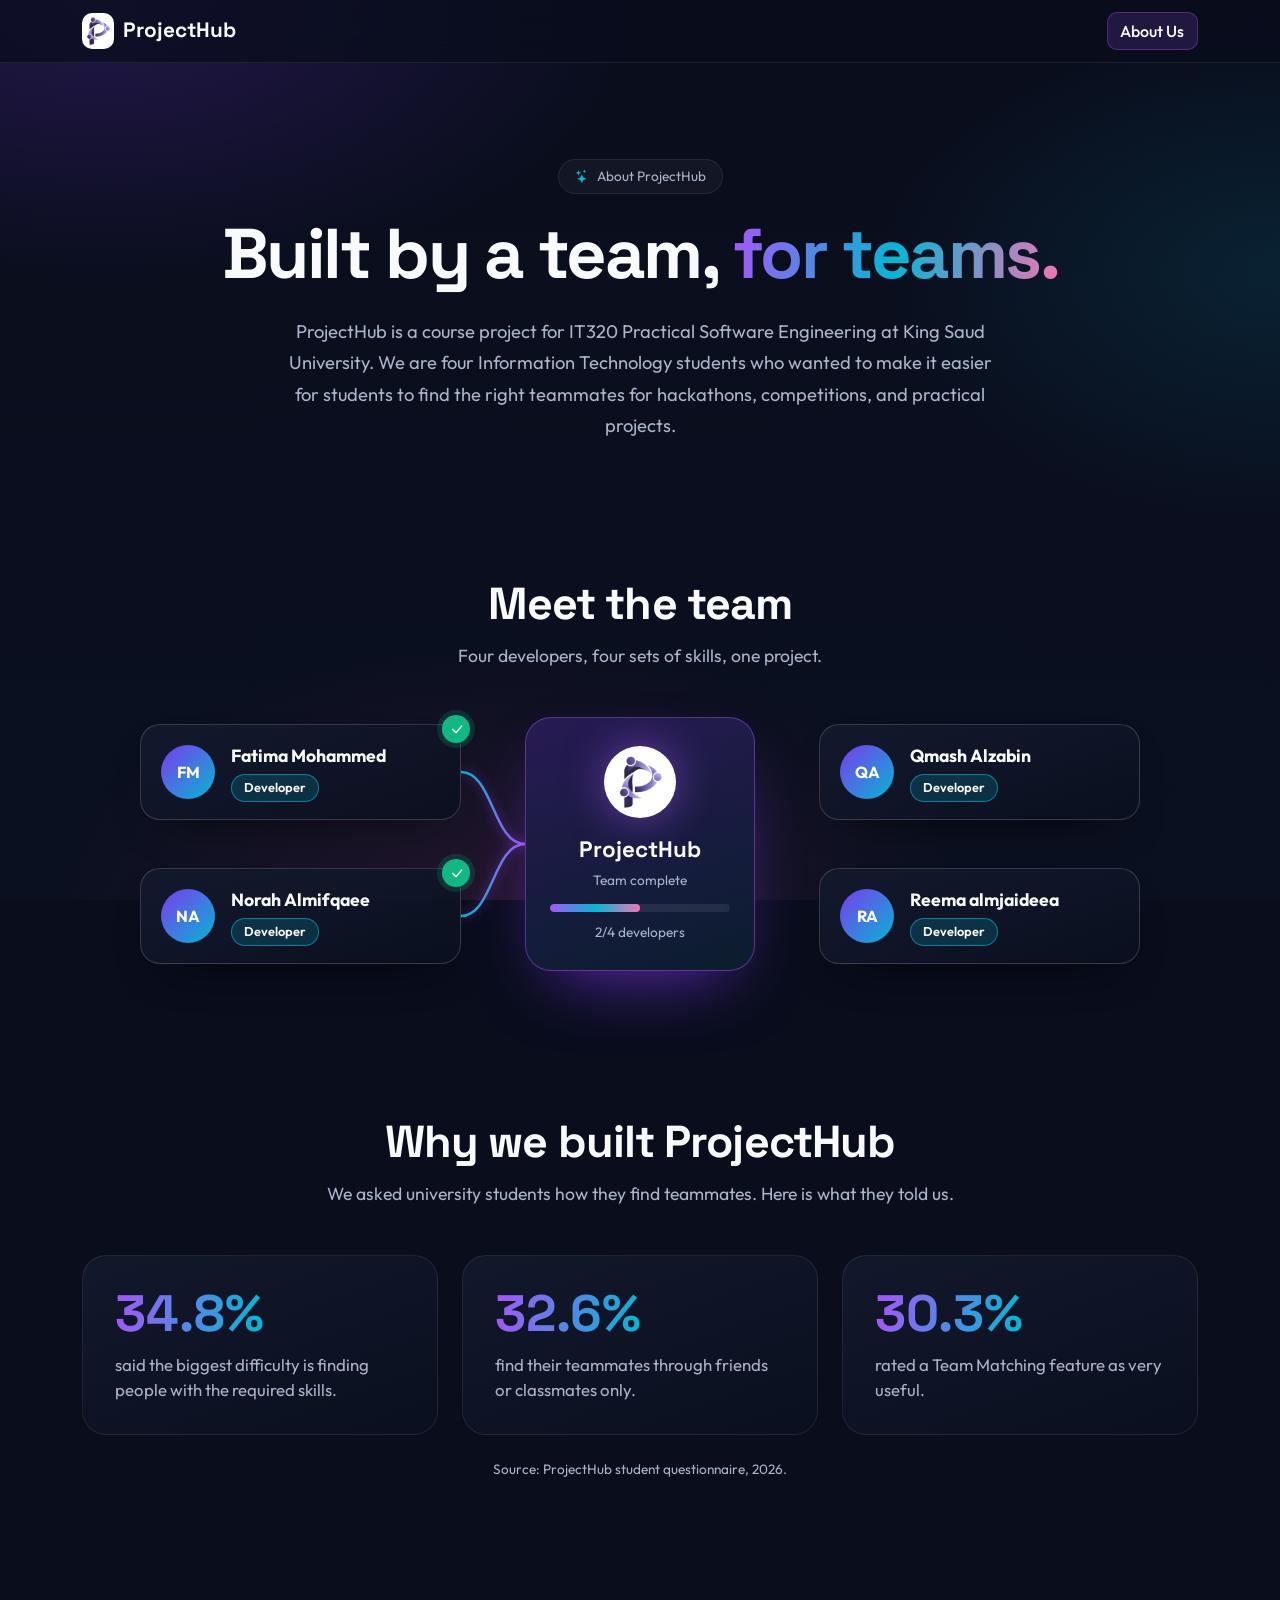
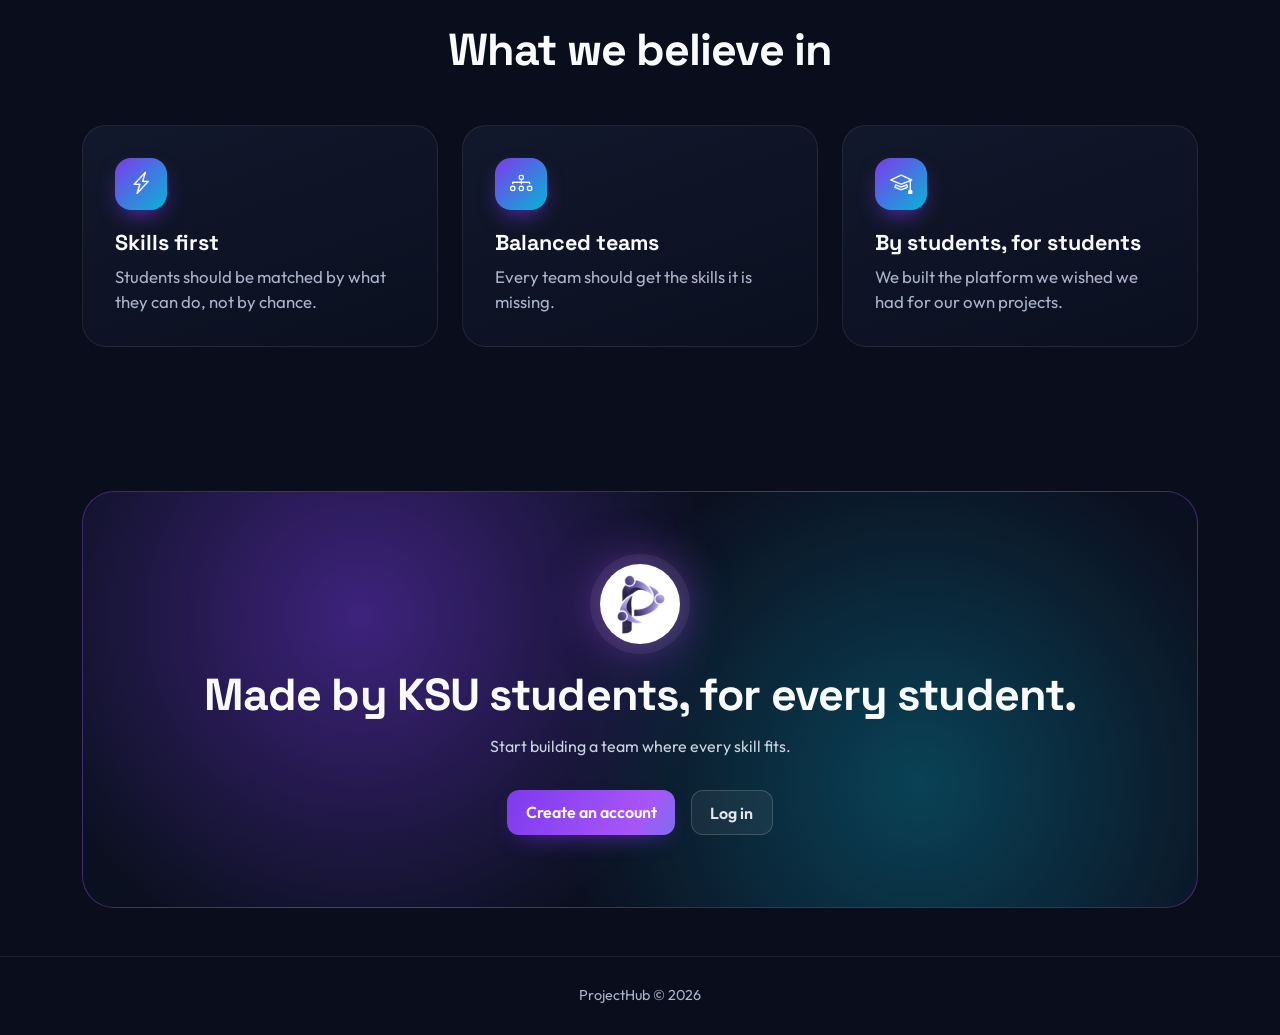
<file: pages/about.html>
<!DOCTYPE html>
<html lang="en" data-bs-theme="dark">
<head>
  <meta charset="UTF-8">
  <meta name="viewport" content="width=device-width, initial-scale=1.0">
  <title>About Us | ProjectHub</title>
  <link rel="icon" href="../images/logo.png">
  <link rel="stylesheet" href="https://cdn.jsdelivr.net/npm/bootstrap@5.3.3/dist/css/bootstrap.min.css">
  <link rel="stylesheet" href="https://cdn.jsdelivr.net/npm/bootstrap-icons@1.11.3/font/bootstrap-icons.min.css">
  <link rel="preconnect" href="https://fonts.googleapis.com">
  <link href="https://fonts.googleapis.com/css2?family=Outfit:wght@400;500;600;700&family=Space+Grotesk:wght@500;600;700&display=swap" rel="stylesheet">
  <link rel="stylesheet" href="../css/style.css">
  <link rel="stylesheet" href="../css/about.css">
  <script>
    // Tell the CSS that JavaScript is on, so content stays visible without it
    document.documentElement.classList.add("js");
  </script>
</head>
<body>
  <nav id="navbar"></nav>

  <main class="about">

    <!-- ===== Intro ===== -->
    <section class="about-hero">
      <div class="container">
        <span class="about-eyebrow reveal"><i class="bi bi-stars"></i>About ProjectHub</span>
        <h1 class="reveal">Built by a team, <span class="gradient-text">for teams.</span></h1>
        <p class="reveal">ProjectHub is a course project for IT320 Practical Software Engineering at King Saud University. We are four Information Technology students who wanted to make it easier for students to find the right teammates for hackathons, competitions, and practical projects.</p>
      </div>
    </section>

    <!-- ===== The team ===== -->
    <section class="about-section">
      <div class="container">
        <header class="about-head reveal">
          <h2>Meet the team</h2>
          <p>Four developers, four sets of skills, one project.</p>
        </header>

        <div class="team-stage" id="teamStage">
          <svg class="team-lines" id="teamLines" aria-hidden="true">
            <defs>
              <linearGradient id="teamLineColor" x1="0" y1="0" x2="1" y2="0">
                <stop offset="0" stop-color="#06B6D4"/>
                <stop offset="1" stop-color="#A855F7"/>
              </linearGradient>
            </defs>
            <path class="team-line"/><path class="team-line"/><path class="team-line"/><path class="team-line"/>
          </svg>

          <div class="team-column">
          <div class="member-card" id="member0">
            <span class="member-avatar">FM</span>
            <span class="member-info"><strong>Fatima Mohammed</strong><span class="member-role">Developer</span></span>
            <i class="bi bi-check-lg member-check"></i>
          </div>
          <div class="member-card" id="member1">
            <span class="member-avatar">NA</span>
            <span class="member-info"><strong>Norah Almifqaee</strong><span class="member-role">Developer</span></span>
            <i class="bi bi-check-lg member-check"></i>
          </div>
          </div>

          <div class="hub-card" id="hubCard">
            <span class="hub-logo"><img src="../images/logo.png" alt=""></span>
            <strong>ProjectHub</strong>
            <span class="hub-label">Team complete</span>
            <span class="hub-progress"><span class="hub-fill" id="hubFill"></span></span>
            <span class="hub-count"><span id="hubCount">4</span>/4 developers</span>
          </div>

          <div class="team-column">
          <div class="member-card" id="member2">
            <span class="member-avatar">QA</span>
            <span class="member-info"><strong>Qmash Alzabin</strong><span class="member-role">Developer</span></span>
            <i class="bi bi-check-lg member-check"></i>
          </div>
          <div class="member-card" id="member3">
            <span class="member-avatar">RA</span>
            <span class="member-info"><strong>Reema almjaideea</strong><span class="member-role">Developer</span></span>
            <i class="bi bi-check-lg member-check"></i>
          </div>
          </div>
        </div>
      </div>
    </section>

    <!-- ===== Why we built it ===== -->
    <section class="about-section">
      <div class="container">
        <header class="about-head reveal">
          <h2>Why we built ProjectHub</h2>
          <p>We asked university students how they find teammates. Here is what they told us.</p>
        </header>

        <div class="row g-4">
          <div class="col-md-4">
            <div class="number-card reveal">
              <span class="big-number" data-count="93.9">93.9%</span>
              <p>said the biggest difficulty is finding people with the required skills.</p>
            </div>
          </div>
          <div class="col-md-4">
            <div class="number-card reveal delay-1">
              <span class="big-number" data-count="87.9">87.9%</span>
              <p>find their teammates through friends or classmates only.</p>
            </div>
          </div>
          <div class="col-md-4">
            <div class="number-card reveal delay-2">
              <span class="big-number" data-count="81.8">81.8%</span>
              <p>rated a Team Matching feature as very useful.</p>
            </div>
          </div>
        </div>
        <p class="about-source reveal">Source: ProjectHub student questionnaire, 2026.</p>
      </div>
    </section>

    <!-- ===== Our values ===== -->
    <section class="about-section">
      <div class="container">
        <header class="about-head reveal">
          <h2>What we believe in</h2>
        </header>

        <div class="row g-4">
          <div class="col-md-4">
            <div class="value-card reveal">
              <span class="value-icon"><i class="bi bi-lightning-charge"></i></span>
              <h3>Skills first</h3>
              <p>Students should be matched by what they can do, not by chance.</p>
            </div>
          </div>
          <div class="col-md-4">
            <div class="value-card reveal delay-1">
              <span class="value-icon"><i class="bi bi-diagram-3"></i></span>
              <h3>Balanced teams</h3>
              <p>Every team should get the skills it is missing.</p>
            </div>
          </div>
          <div class="col-md-4">
            <div class="value-card reveal delay-2">
              <span class="value-icon"><i class="bi bi-mortarboard"></i></span>
              <h3>By students, for students</h3>
              <p>We built the platform we wished we had for our own projects.</p>
            </div>
          </div>
        </div>
      </div>
    </section>

    <!-- ===== Closing ===== -->
    <section class="about-section pb-5">
      <div class="container">
        <div class="about-cta reveal">
          <span class="cta-logo"><img src="../images/logo.png" alt=""></span>
          <h2>Made by KSU students, for every student.</h2>
          <p>Start building a team where every skill fits.</p>
          <div class="d-flex flex-wrap justify-content-center gap-3" id="aboutButtons"></div>
        </div>
      </div>
    </section>
  </main>

  <footer class="ph-footer">
    <span>ProjectHub &copy; 2026</span>
  </footer>

  <script src="https://cdn.jsdelivr.net/npm/bootstrap@5.3.3/dist/js/bootstrap.bundle.min.js"></script>
  <script src="../js/data.js"></script>
  <script src="../js/main.js"></script>
  <script src="../js/about.js"></script>
  <script>
    setupAboutPage();
  </script>
</body>
</html>
</file>
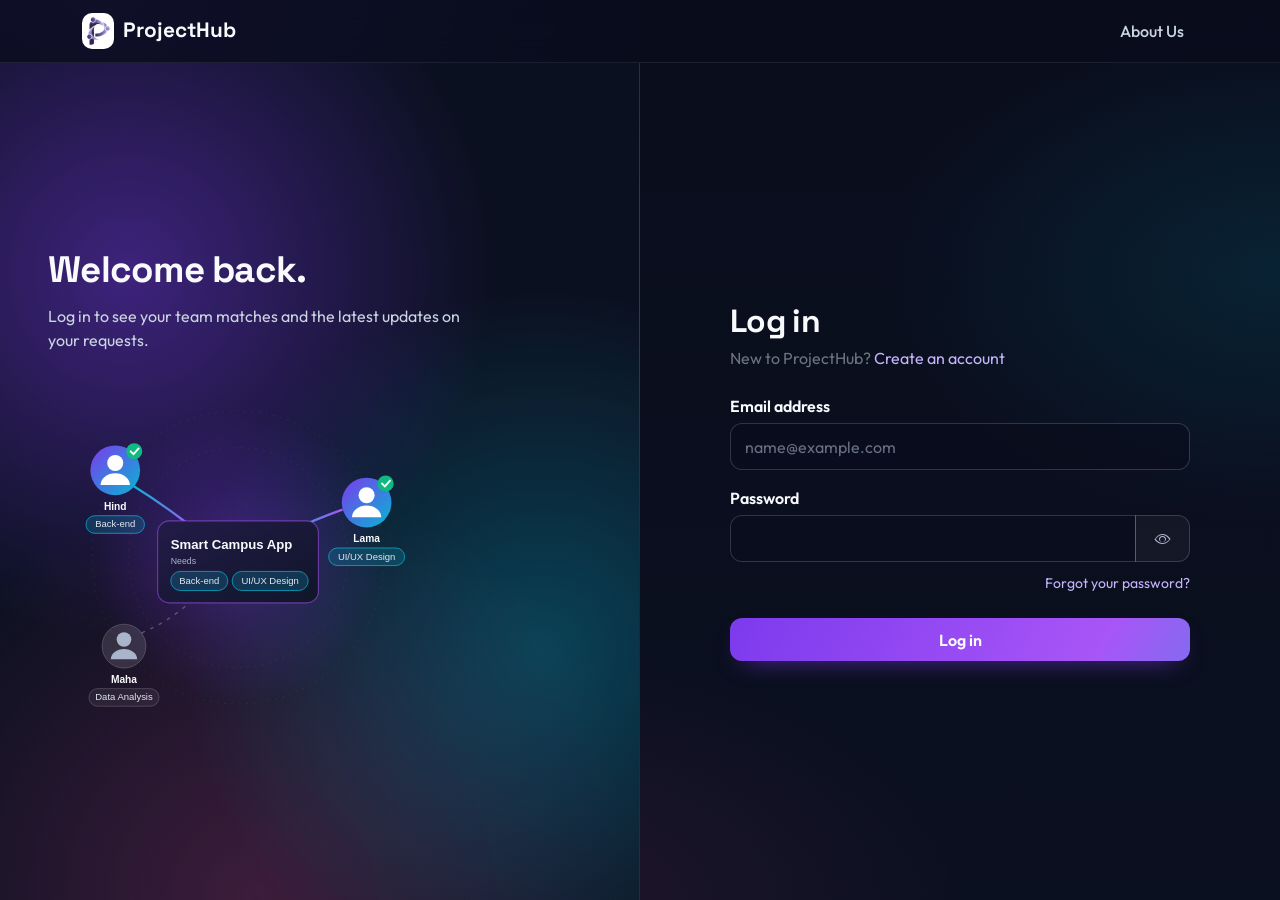
<file: pages/admin.html>
<!DOCTYPE html>
<html lang="en" data-bs-theme="dark">
<head>
  <meta charset="UTF-8">
  <meta name="viewport" content="width=device-width, initial-scale=1.0">
  <title>Admin Dashboard | ProjectHub</title>
  <link rel="icon" href="../images/logo.png">
  <link rel="stylesheet" href="https://cdn.jsdelivr.net/npm/bootstrap@5.3.3/dist/css/bootstrap.min.css">
  <link rel="stylesheet" href="https://cdn.jsdelivr.net/npm/bootstrap-icons@1.11.3/font/bootstrap-icons.min.css">
  <link rel="preconnect" href="https://fonts.googleapis.com">
  <link href="https://fonts.googleapis.com/css2?family=Outfit:wght@400;500;600;700&family=Space+Grotesk:wght@500;600;700&display=swap" rel="stylesheet">
  <link rel="stylesheet" href="../css/style.css">
</head>
<body>
  <nav id="navbar"></nav>

  <main>
    <div class="container">
      <div class="page-header">
        <h1>Admin dashboard</h1>
        <p>Monitor the students and teams on ProjectHub, and remove fake or inappropriate ones.</p>
      </div>

      <div class="row g-3 mb-4">
        <div class="col-md-4">
          <div class="ph-card stat-card">
            <span class="icon-box"><i class="bi bi-person-lines-fill"></i></span>
            <span><span class="number d-block" id="studentsCount">0</span><span class="meta">Registered students</span></span>
          </div>
        </div>
        <div class="col-md-4">
          <div class="ph-card stat-card">
            <span class="icon-box"><i class="bi bi-people"></i></span>
            <span><span class="number d-block" id="teamsCount">0</span><span class="meta">Teams</span></span>
          </div>
        </div>
        <div class="col-md-4">
          <div class="ph-card stat-card">
            <span class="icon-box"><i class="bi bi-envelope"></i></span>
            <span><span class="number d-block" id="requestsCount">0</span><span class="meta">Pending join requests</span></span>
          </div>
        </div>
      </div>

      <ul class="nav ph-tabs mb-4" role="tablist">
        <li class="nav-item" role="presentation">
          <button class="nav-link active" id="studentsTab" data-bs-toggle="tab" data-bs-target="#studentsPanel" type="button" role="tab">
            <i class="bi bi-person-lines-fill me-1"></i>Students
          </button>
        </li>
        <li class="nav-item" role="presentation">
          <button class="nav-link" id="teamsTab" data-bs-toggle="tab" data-bs-target="#teamsPanel" type="button" role="tab">
            <i class="bi bi-people me-1"></i>Teams
          </button>
        </li>
      </ul>

      <div class="tab-content mb-5">
        <div class="tab-pane fade show active" id="studentsPanel" role="tabpanel">
          <div id="studentsList"></div>
        </div>
        <div class="tab-pane fade" id="teamsPanel" role="tabpanel">
          <div id="teamsList"></div>
        </div>
      </div>
    </div>
  </main>

  <footer class="ph-footer">
    <span>ProjectHub &copy; 2026</span>
  </footer>

  <script src="https://cdn.jsdelivr.net/npm/bootstrap@5.3.3/dist/js/bootstrap.bundle.min.js"></script>
  <script src="../js/data.js"></script>
  <script src="../js/main.js"></script>
  <script src="../js/admin.js"></script>
  <script>
    setupAdminPage();
  </script>
</body>
</html>
</file>
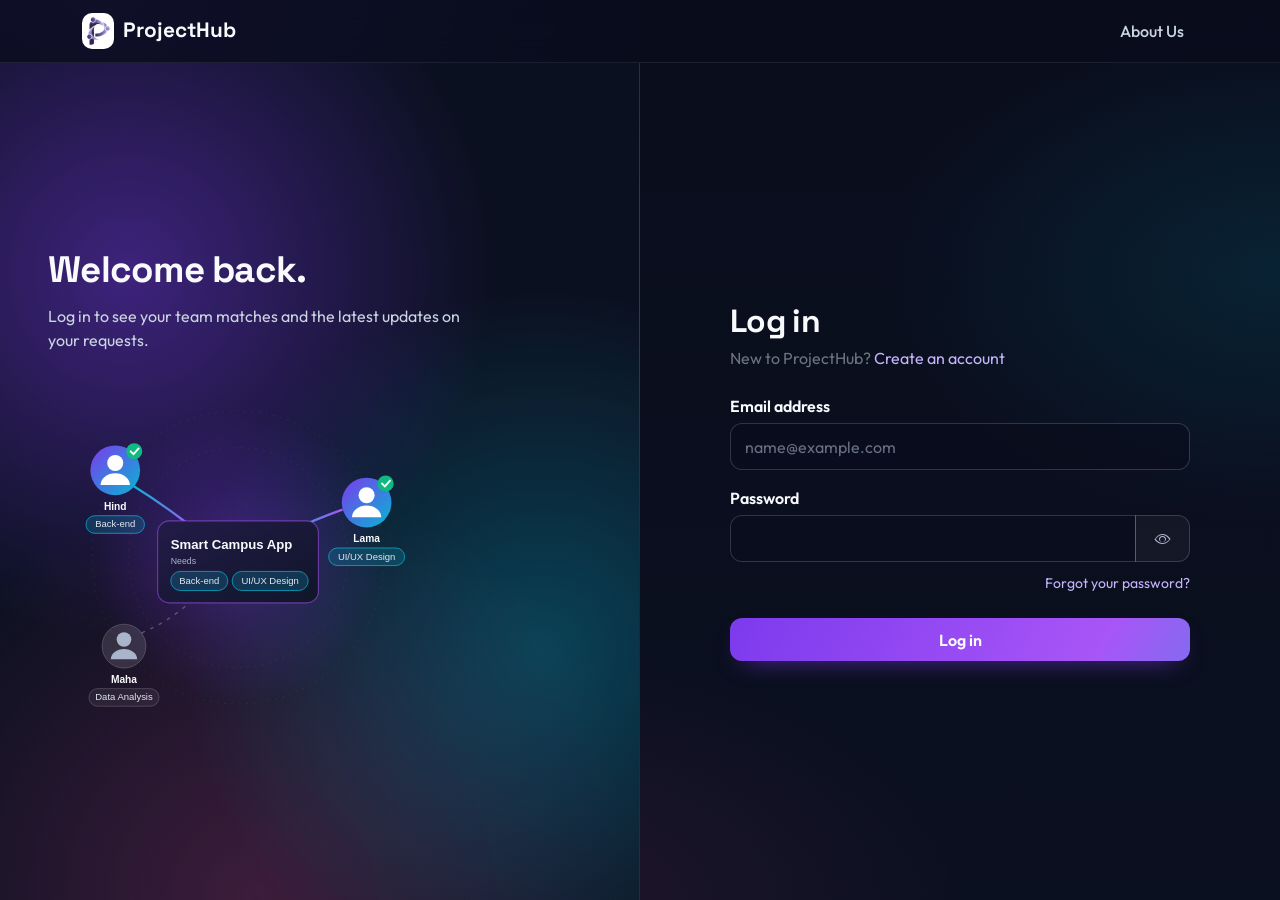
<file: pages/create-team.html>
<!DOCTYPE html>
<html lang="en" data-bs-theme="dark">
<head>
  <meta charset="UTF-8">
  <meta name="viewport" content="width=device-width, initial-scale=1.0">
  <title>Create team | ProjectHub</title>
  <link rel="icon" href="../images/logo.png">
  <link rel="stylesheet" href="https://cdn.jsdelivr.net/npm/bootstrap@5.3.3/dist/css/bootstrap.min.css">
  <link rel="stylesheet" href="https://cdn.jsdelivr.net/npm/bootstrap-icons@1.11.3/font/bootstrap-icons.min.css">
  <link rel="preconnect" href="https://fonts.googleapis.com">
  <link href="https://fonts.googleapis.com/css2?family=Outfit:wght@400;500;600;700&family=Space+Grotesk:wght@500;600;700&display=swap" rel="stylesheet">
  <link rel="stylesheet" href="../css/style.css">
</head>
<body>
  <nav id="navbar"></nav>

  <main id="pageContent">
    <div class="container">
      <div class="page-header">
        <h1>Create a team</h1>
        <p>Post your team so students with the right skills can find it.</p>
      </div>
      <div class="ph-card mb-5" style="max-width: 760px;">
        <form id="teamForm" novalidate>
          <div class="mb-3">
            <label class="form-label" for="title">Team title</label>
            <input type="text" class="form-control" id="title" placeholder="e.g. Smart Campus App">
          </div>

          <div class="mb-3">
            <label class="form-label" for="description">Description</label>
            <textarea class="form-control" id="description" rows="4" placeholder="What is the project or competition about, and what will the team build?"></textarea>
          </div>

          <div class="mb-3">
            <label class="form-label" for="type">Team type</label>
            <select class="form-select" id="type">
              <option value="">Choose a type</option>
              <option value="Hackathon">Hackathon</option>
              <option value="Competition">Competition</option>
              <option value="Practical Project">Practical Project</option>
            </select>
          </div>

          <div class="mb-3">
            <label class="form-label" for="skills">Required skills</label>
            <input type="hidden" id="skills">
            <div class="form-text">The skills your team still needs.</div>
          </div>

          <div class="mb-3">
            <label class="form-label" for="positions">Open positions</label>
            <input type="hidden" id="positions">
            <div class="form-text">The roles your team is looking for.</div>
          </div>

          <div class="d-flex justify-content-end gap-2 mt-4">
            <a class="btn btn-soft" href="../index.html">Cancel</a>
            <button type="submit" class="btn btn-primary"><i class="bi bi-plus-lg me-1"></i>Create team</button>
          </div>
        </form>
      </div>
    </div>
  </main>

  <footer class="ph-footer">
    <span>ProjectHub &copy; 2026</span>
  </footer>

  <script src="https://cdn.jsdelivr.net/npm/bootstrap@5.3.3/dist/js/bootstrap.bundle.min.js"></script>
  <script src="../js/data.js"></script>
  <script src="../js/main.js"></script>
  <script src="../js/teams.js"></script>
  <script>
    setupCreateTeamPage();
  </script>
</body>
</html>
</file>
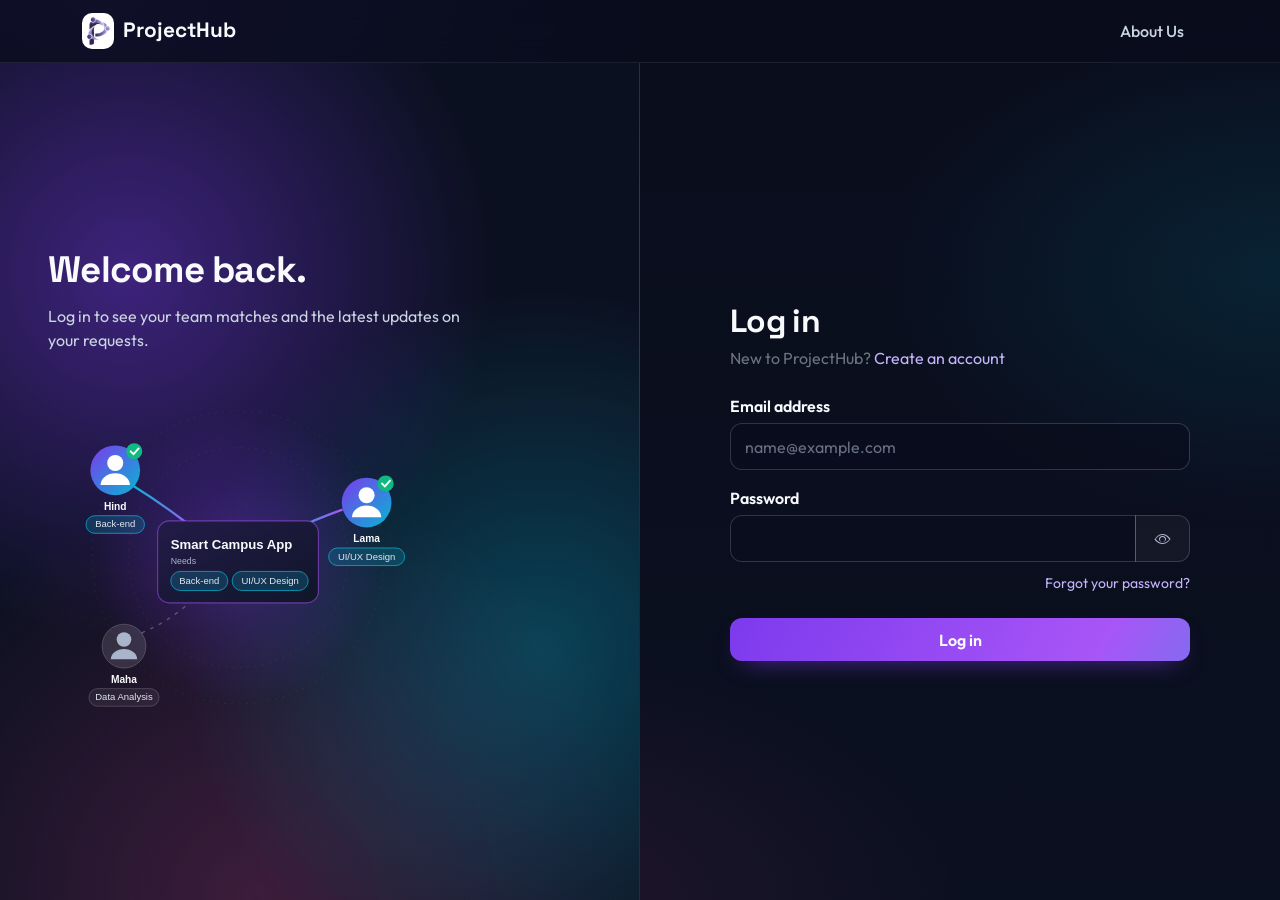
<file: pages/delete-team.html>
<!DOCTYPE html>
<html lang="en" data-bs-theme="dark">
<head>
  <meta charset="UTF-8">
  <meta name="viewport" content="width=device-width, initial-scale=1.0">
  <title>Delete team | ProjectHub</title>
  <link rel="icon" href="../images/logo.png">
  <link rel="stylesheet" href="https://cdn.jsdelivr.net/npm/bootstrap@5.3.3/dist/css/bootstrap.min.css">
  <link rel="stylesheet" href="https://cdn.jsdelivr.net/npm/bootstrap-icons@1.11.3/font/bootstrap-icons.min.css">
  <link rel="preconnect" href="https://fonts.googleapis.com">
  <link href="https://fonts.googleapis.com/css2?family=Outfit:wght@400;500;600;700&family=Space+Grotesk:wght@500;600;700&display=swap" rel="stylesheet">
  <link rel="stylesheet" href="../css/style.css">
</head>
<body>
  <nav id="navbar"></nav>

  <main id="pageContent">
    <div class="container py-5">
      <div class="ph-card mx-auto text-center" style="max-width: 520px;">
        <i class="bi bi-exclamation-triangle danger-icon"></i>
        <h1 class="h3 mt-3">Delete this team?</h1>
        <p class="mb-1">You are about to delete <strong id="teamName"></strong>.</p>
        <p class="meta" id="teamInfo"></p>
        <p class="text-secondary">The team and all of its join requests will be removed. This cannot be undone.</p>
        <div class="d-flex justify-content-center gap-2 mt-4">
          <a class="btn btn-soft" id="cancelLink" href="#">Cancel</a>
          <button class="btn btn-danger" id="confirmDeleteButton"><i class="bi bi-trash me-1"></i>Yes, delete team</button>
        </div>
      </div>
    </div>
  </main>

  <footer class="ph-footer">
    <span>ProjectHub &copy; 2026</span>
  </footer>

  <script src="https://cdn.jsdelivr.net/npm/bootstrap@5.3.3/dist/js/bootstrap.bundle.min.js"></script>
  <script src="../js/data.js"></script>
  <script src="../js/main.js"></script>
  <script src="../js/teams.js"></script>
  <script>
    setupDeleteTeamPage();
  </script>
</body>
</html>
</file>
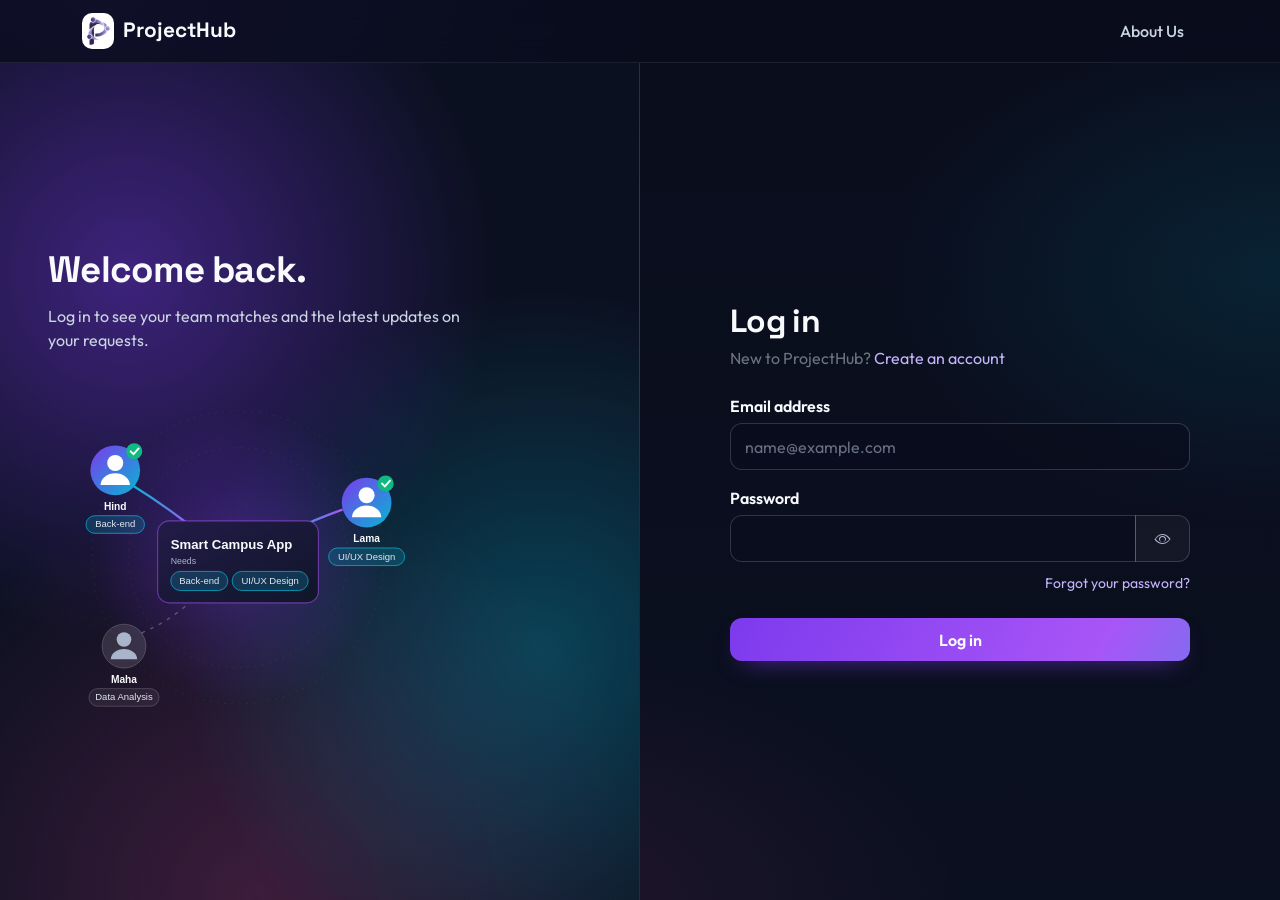
<file: pages/edit-team.html>
<!DOCTYPE html>
<html lang="en" data-bs-theme="dark">
<head>
  <meta charset="UTF-8">
  <meta name="viewport" content="width=device-width, initial-scale=1.0">
  <title>Edit team | ProjectHub</title>
  <link rel="icon" href="../images/logo.png">
  <link rel="stylesheet" href="https://cdn.jsdelivr.net/npm/bootstrap@5.3.3/dist/css/bootstrap.min.css">
  <link rel="stylesheet" href="https://cdn.jsdelivr.net/npm/bootstrap-icons@1.11.3/font/bootstrap-icons.min.css">
  <link rel="preconnect" href="https://fonts.googleapis.com">
  <link href="https://fonts.googleapis.com/css2?family=Outfit:wght@400;500;600;700&family=Space+Grotesk:wght@500;600;700&display=swap" rel="stylesheet">
  <link rel="stylesheet" href="../css/style.css">
</head>
<body>
  <nav id="navbar"></nav>

  <main id="pageContent">
    <div class="container">
      <div class="page-header">
        <h1>Edit team</h1>
        <p>Keep your team information up to date.</p>
      </div>
      <div class="ph-card mb-5" style="max-width: 760px;">
        <form id="teamForm" novalidate>
          <div class="mb-3">
            <label class="form-label" for="title">Team title</label>
            <input type="text" class="form-control" id="title" placeholder="e.g. Smart Campus App">
          </div>

          <div class="mb-3">
            <label class="form-label" for="description">Description</label>
            <textarea class="form-control" id="description" rows="4" placeholder="What is the project or competition about, and what will the team build?"></textarea>
          </div>

          <div class="mb-3">
            <label class="form-label" for="type">Team type</label>
            <select class="form-select" id="type">
              <option value="">Choose a type</option>
              <option value="Hackathon">Hackathon</option>
              <option value="Competition">Competition</option>
              <option value="Practical Project">Practical Project</option>
            </select>
          </div>

          <div class="mb-3">
            <label class="form-label" for="skills">Required skills</label>
            <input type="hidden" id="skills">
            <div class="form-text">The skills your team still needs.</div>
          </div>

          <div class="mb-3">
            <label class="form-label" for="positions">Open positions</label>
            <input type="hidden" id="positions">
            <div class="form-text">The roles your team is looking for.</div>
          </div>

          <div class="d-flex justify-content-end gap-2 mt-4">
            <a class="btn btn-soft" id="cancelLink" href="#">Cancel</a>
            <button type="submit" class="btn btn-primary">Save changes</button>
          </div>
        </form>
      </div>
    </div>
  </main>

  <footer class="ph-footer">
    <span>ProjectHub &copy; 2026</span>
  </footer>

  <script src="https://cdn.jsdelivr.net/npm/bootstrap@5.3.3/dist/js/bootstrap.bundle.min.js"></script>
  <script src="../js/data.js"></script>
  <script src="../js/main.js"></script>
  <script src="../js/teams.js"></script>
  <script>
    setupEditTeamPage();
  </script>
</body>
</html>
</file>
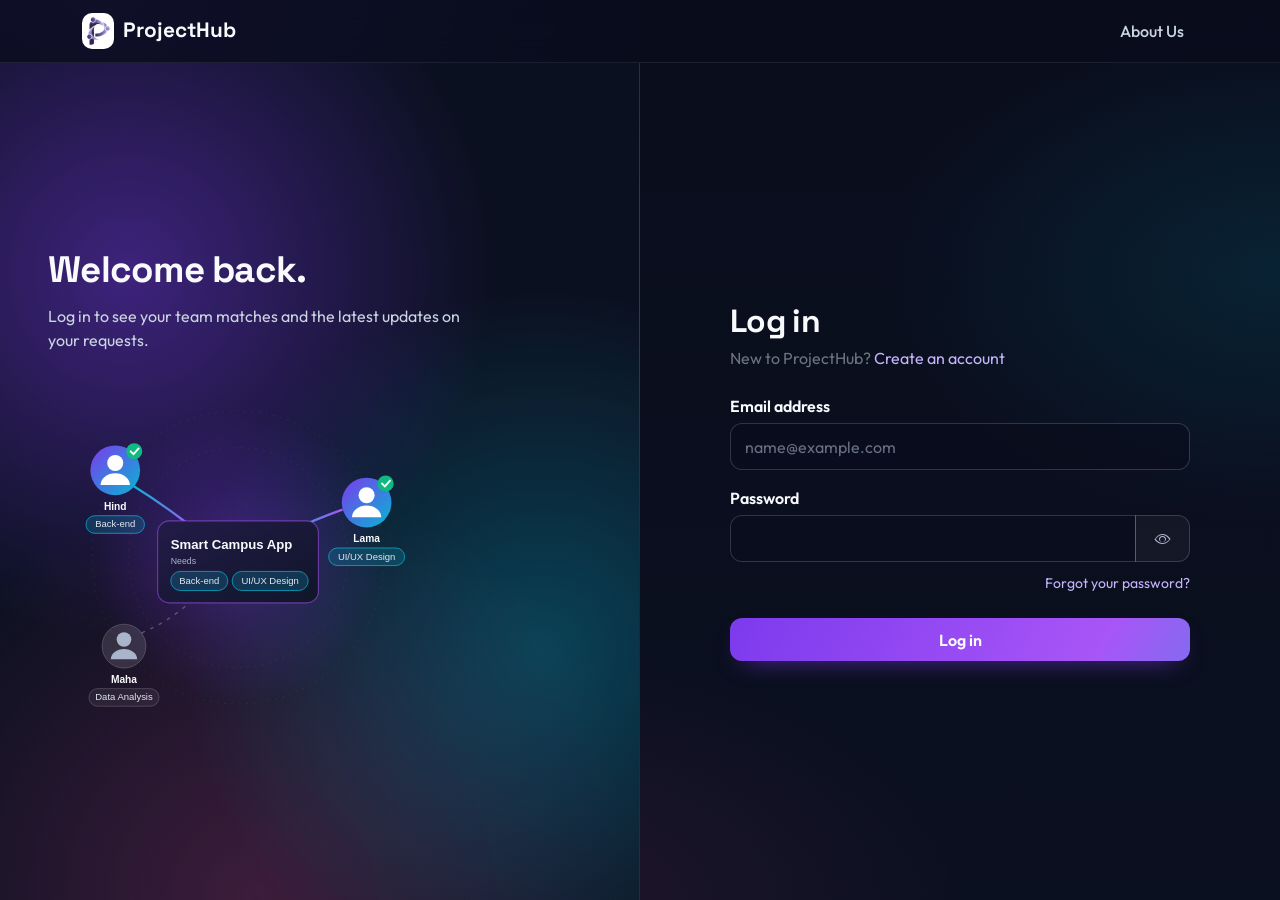
<file: pages/login.html>
<!DOCTYPE html>
<html lang="en" data-bs-theme="dark">
<head>
  <meta charset="UTF-8">
  <meta name="viewport" content="width=device-width, initial-scale=1.0">
  <title>Log in | ProjectHub</title>
  <link rel="icon" href="../images/logo.png">
  <link rel="stylesheet" href="https://cdn.jsdelivr.net/npm/bootstrap@5.3.3/dist/css/bootstrap.min.css">
  <link rel="stylesheet" href="https://cdn.jsdelivr.net/npm/bootstrap-icons@1.11.3/font/bootstrap-icons.min.css">
  <link rel="preconnect" href="https://fonts.googleapis.com">
  <link href="https://fonts.googleapis.com/css2?family=Outfit:wght@400;500;600;700&family=Space+Grotesk:wght@500;600;700&display=swap" rel="stylesheet">
  <link rel="stylesheet" href="../css/style.css">
</head>
<body>
  <nav id="navbar"></nav>

  <main class="auth-wrapper">
    <div class="auth-side">
      <h2>Welcome back.</h2>
      <p>Log in to see your team matches and the latest updates on your requests.</p>
      <img src="../images/hero-matching.svg" alt="">
    </div>
    <div class="auth-form">
      <div class="auth-box">
        <h1>Log in</h1>
        <p class="text-secondary">New to ProjectHub? <a href="register.html">Create an account</a></p>

        <form id="loginForm" class="mt-4" novalidate>
          <div class="mb-3">
            <label class="form-label" for="email">Email address</label>
            <input type="email" class="form-control" id="email" placeholder="name@example.com" autocomplete="email">
          </div>

          <div class="mb-2">
            <label class="form-label" for="password">Password</label>
            <div class="input-group">
              <input type="password" class="form-control" id="password" autocomplete="current-password">
              <button class="btn btn-outline-secondary toggle-password" type="button" data-target="password" aria-label="Show password"><i class="bi bi-eye"></i></button>
            </div>
          </div>

          <div class="text-end mb-4">
            <a class="small" href="reset-password.html">Forgot your password?</a>
          </div>

          <button type="submit" class="btn btn-primary w-100">Log in</button>
        </form>
      </div>
    </div>
  </main>

  <script src="https://cdn.jsdelivr.net/npm/bootstrap@5.3.3/dist/js/bootstrap.bundle.min.js"></script>
  <script src="../js/data.js"></script>
  <script src="../js/main.js"></script>
  <script src="../js/auth.js"></script>
  <script>
    setupLoginPage();
  </script>
</body>
</html>
</file>
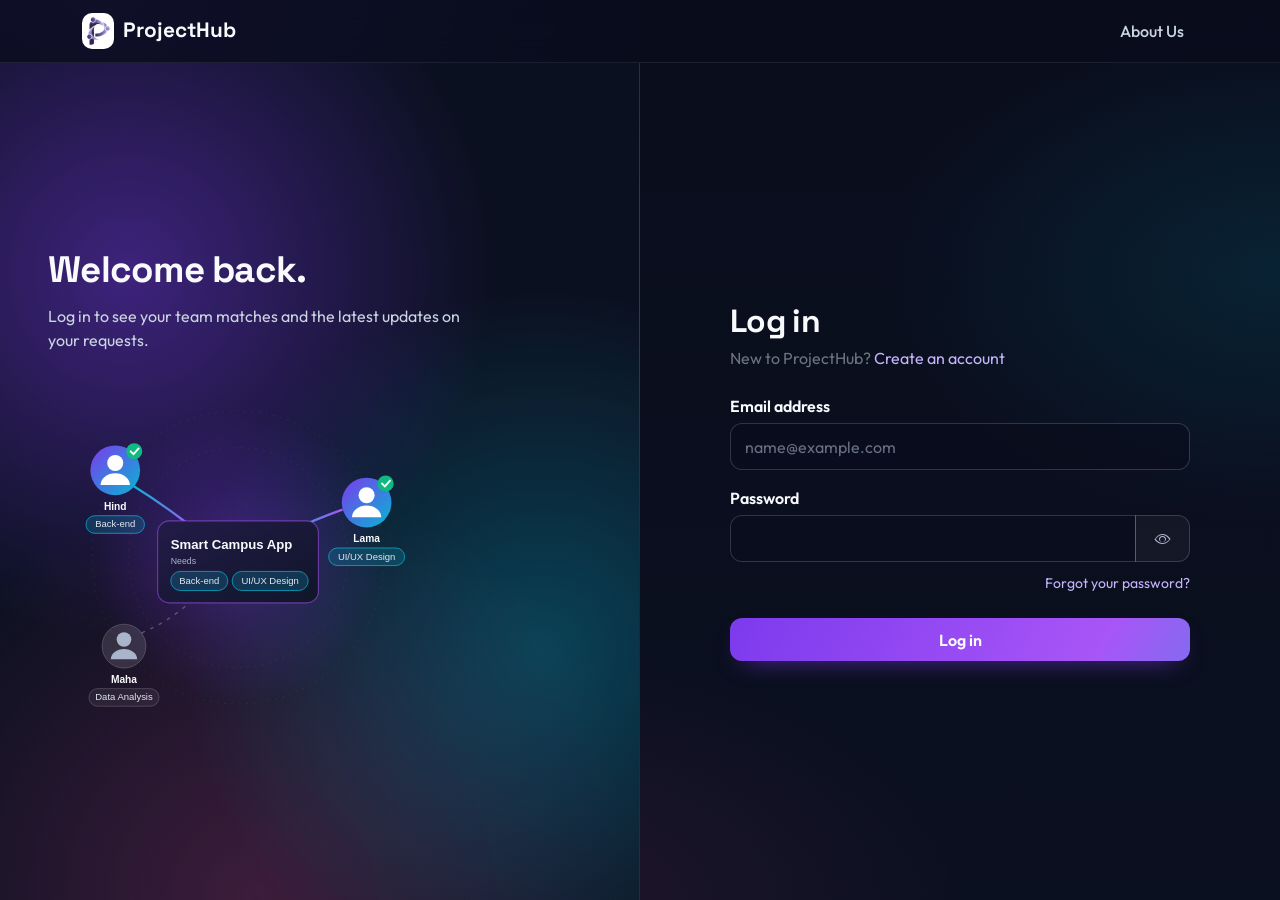
<file: pages/profile.html>
<!DOCTYPE html>
<html lang="en" data-bs-theme="dark">
<head>
  <meta charset="UTF-8">
  <meta name="viewport" content="width=device-width, initial-scale=1.0">
  <title>My profile | ProjectHub</title>
  <link rel="icon" href="../images/logo.png">
  <link rel="stylesheet" href="https://cdn.jsdelivr.net/npm/bootstrap@5.3.3/dist/css/bootstrap.min.css">
  <link rel="stylesheet" href="https://cdn.jsdelivr.net/npm/bootstrap-icons@1.11.3/font/bootstrap-icons.min.css">
  <link rel="preconnect" href="https://fonts.googleapis.com">
  <link href="https://fonts.googleapis.com/css2?family=Outfit:wght@400;500;600;700&family=Space+Grotesk:wght@500;600;700&display=swap" rel="stylesheet">
  <link rel="stylesheet" href="../css/style.css">
</head>
<body>
  <nav id="navbar"></nav>

  <main id="pageContent">
    <div class="container py-4">
      <!-- Profile view -->
      <div id="viewSection">
        <div class="ph-card mb-4">
          <div class="profile-header">
            <span class="avatar avatar-lg" id="profileAvatar"></span>
            <div class="flex-grow-1">
              <h1 id="profileName"></h1>
              <div class="meta"><i class="bi bi-envelope me-1"></i>Email: <span id="profileEmail"></span></div>
              <div class="profile-stats">
                <span><i class="bi bi-people me-1"></i><strong id="teamsCount">0</strong> team(s)</span>
                <span><i class="bi bi-send me-1"></i><strong id="requestsCount">0</strong> request(s) sent</span>
              </div>
            </div>
            <div id="ownerActions">
              <button class="btn btn-primary" id="editButton"><i class="bi bi-pencil me-1"></i>Edit profile</button>
            </div>
          </div>
        </div>

        <div class="row g-4">
          <div class="col-lg-7">
            <div class="ph-card h-100">
              <div class="info-block">
                <div class="card-title-row"><span class="icon-box"><i class="bi bi-tools"></i></span><h2>Skills</h2></div>
                <div id="profileSkills"></div>
              </div>
              <div class="info-block">
                <div class="card-title-row"><span class="icon-box"><i class="bi bi-heart"></i></span><h2>Interests</h2></div>
                <div id="profileInterests"></div>
              </div>
              <div class="info-block">
                <div class="card-title-row"><span class="icon-box"><i class="bi bi-bullseye"></i></span><h2>Preferred roles</h2></div>
                <div id="profileRoles"></div>
              </div>
            </div>
          </div>
          <div class="col-lg-5">
            <div class="ph-card h-100">
              <div class="card-title-row"><span class="icon-box"><i class="bi bi-people"></i></span><h2>Teams</h2></div>
              <div id="profileTeams"></div>
            </div>
          </div>
        </div>

        <div class="text-end mt-4" id="dangerZone">
          <button class="btn btn-outline-danger" id="deleteAccountButton"><i class="bi bi-trash me-1"></i>Delete account</button>
        </div>
      </div>

      <!-- Edit form -->
      <div id="editSection" class="d-none">
        <div class="ph-card mx-auto" style="max-width: 720px;">
          <div class="card-title-row"><span class="icon-box"><i class="bi bi-pencil"></i></span><h2>Edit profile</h2></div>

          <form id="profileForm" novalidate>
            <div class="mb-3">
              <label class="form-label" for="fullName">Full name</label>
              <input type="text" class="form-control" id="fullName">
            </div>

            <div class="mb-3">
              <label class="form-label" for="emailField">Email address</label>
              <input type="email" class="form-control" id="emailField" disabled>
              <div class="form-text"><i class="bi bi-lock me-1"></i>Your email is used to log in and can't be changed.</div>
            </div>

            <div class="mb-3">
              <label class="form-label" for="skills">Skills</label>
              <input type="hidden" id="skills">
              <div class="form-text">Choose every skill you have.</div>
            </div>

            <div class="mb-3">
              <label class="form-label" for="interests">Interests <span class="fw-normal text-secondary">(optional)</span></label>
              <input type="hidden" id="interests">
              <div class="form-text">The kinds of teams and topics you like.</div>
            </div>

            <div class="mb-3">
              <label class="form-label" for="roles">Preferred roles</label>
              <input type="hidden" id="roles">
              <div class="form-text">The roles you like to take in a team.</div>
            </div>

            <div class="d-flex justify-content-end gap-2 mt-4">
              <button type="button" class="btn btn-soft" id="cancelEditButton">Cancel</button>
              <button type="submit" class="btn btn-primary">Save changes</button>
            </div>
          </form>
        </div>
      </div>
    </div>
  </main>

  <footer class="ph-footer">
    <span>ProjectHub &copy; 2026</span>
  </footer>

  <script src="https://cdn.jsdelivr.net/npm/bootstrap@5.3.3/dist/js/bootstrap.bundle.min.js"></script>
  <script src="../js/data.js"></script>
  <script src="../js/main.js"></script>
  <script src="../js/profile.js"></script>
  <script>
    setupProfilePage();
  </script>
</body>
</html>
</file>
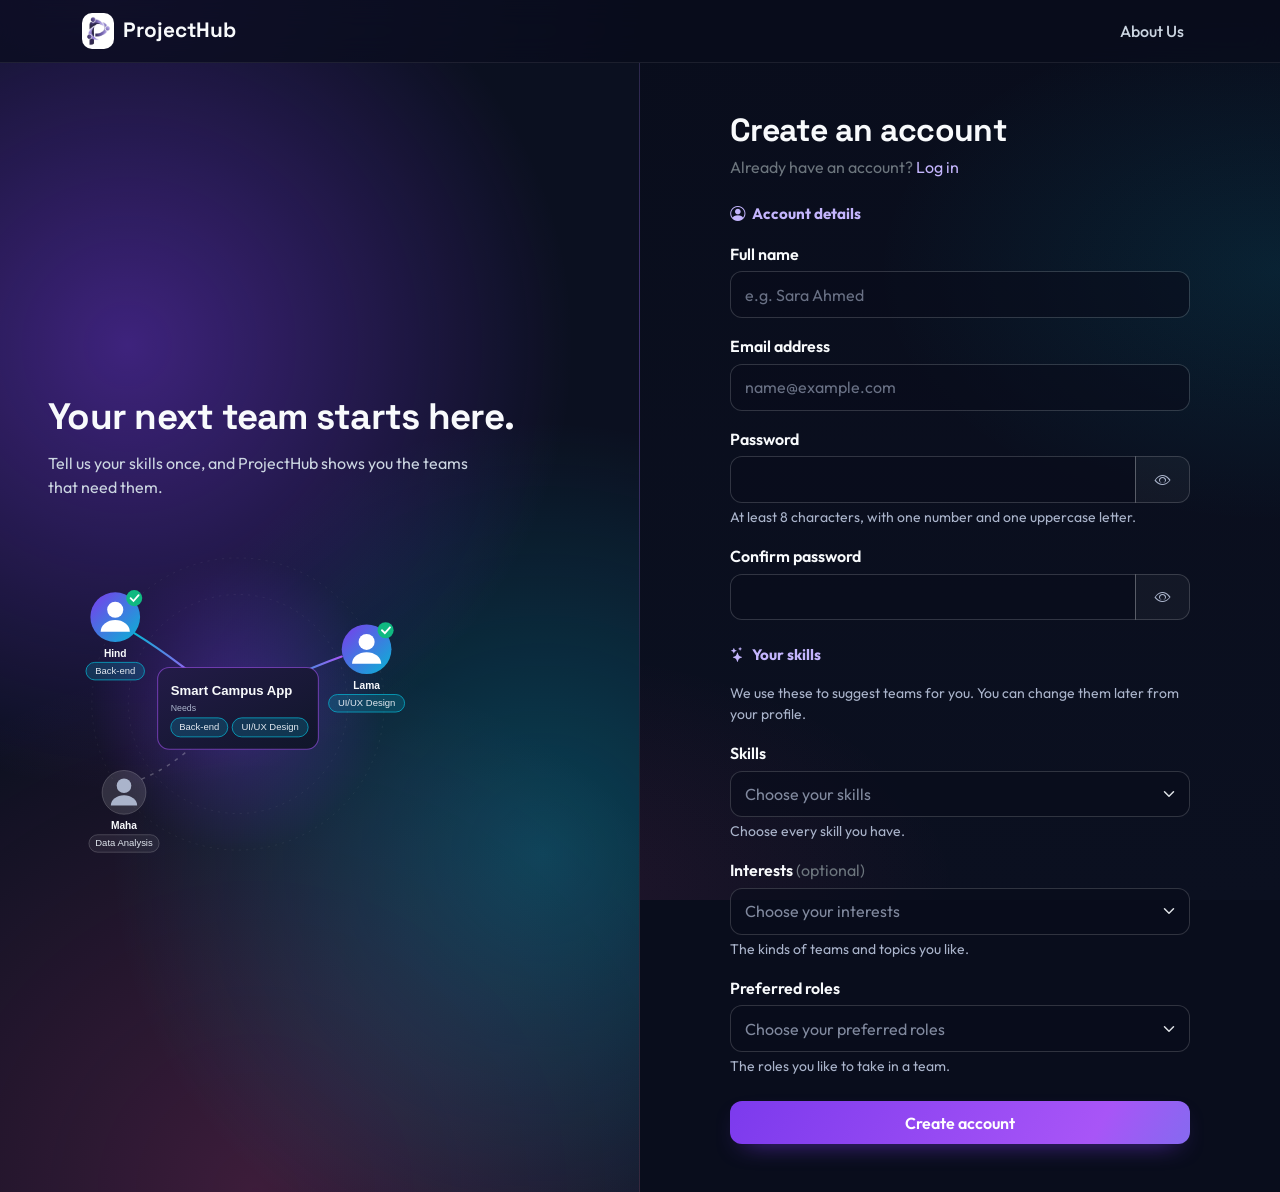
<file: pages/register.html>
<!DOCTYPE html>
<html lang="en" data-bs-theme="dark">
<head>
  <meta charset="UTF-8">
  <meta name="viewport" content="width=device-width, initial-scale=1.0">
  <title>Create an account | ProjectHub</title>
  <link rel="icon" href="../images/logo.png">
  <link rel="stylesheet" href="https://cdn.jsdelivr.net/npm/bootstrap@5.3.3/dist/css/bootstrap.min.css">
  <link rel="stylesheet" href="https://cdn.jsdelivr.net/npm/bootstrap-icons@1.11.3/font/bootstrap-icons.min.css">
  <link rel="preconnect" href="https://fonts.googleapis.com">
  <link href="https://fonts.googleapis.com/css2?family=Outfit:wght@400;500;600;700&family=Space+Grotesk:wght@500;600;700&display=swap" rel="stylesheet">
  <link rel="stylesheet" href="../css/style.css">
</head>
<body>
  <nav id="navbar"></nav>

  <main class="auth-wrapper">
    <div class="auth-side">
      <h2>Your next team starts here.</h2>
      <p>Tell us your skills once, and ProjectHub shows you the teams that need them.</p>
      <img src="../images/hero-matching.svg" alt="">
    </div>
    <div class="auth-form">
      <div class="auth-box">
        <h1>Create an account</h1>
        <p class="text-secondary">Already have an account? <a href="login.html">Log in</a></p>

        <form id="registerForm" novalidate>
          <div class="form-section-title"><i class="bi bi-person-circle"></i>Account details</div>

          <div class="mb-3">
            <label class="form-label" for="fullName">Full name</label>
            <input type="text" class="form-control" id="fullName" placeholder="e.g. Sara Ahmed" autocomplete="name">
          </div>

          <div class="mb-3">
            <label class="form-label" for="email">Email address</label>
            <input type="email" class="form-control" id="email" placeholder="name@example.com" autocomplete="email">
          </div>

          <div class="mb-3">
            <label class="form-label" for="password">Password</label>
            <div class="input-group">
              <input type="password" class="form-control" id="password" autocomplete="new-password">
              <button class="btn btn-outline-secondary toggle-password" type="button" data-target="password" aria-label="Show password"><i class="bi bi-eye"></i></button>
            </div>
            <div class="form-text">At least 8 characters, with one number and one uppercase letter.</div>
          </div>

          <div class="mb-3">
            <label class="form-label" for="confirmPassword">Confirm password</label>
            <div class="input-group">
              <input type="password" class="form-control" id="confirmPassword" autocomplete="new-password">
              <button class="btn btn-outline-secondary toggle-password" type="button" data-target="confirmPassword" aria-label="Show password"><i class="bi bi-eye"></i></button>
            </div>
          </div>

          <div class="form-section-title"><i class="bi bi-stars"></i>Your skills</div>
          <p class="form-text mt-n2 mb-3">We use these to suggest teams for you. You can change them later from your profile.</p>

          <div class="mb-3">
            <label class="form-label" for="skills">Skills</label>
            <input type="hidden" id="skills">
            <div class="form-text">Choose every skill you have.</div>
          </div>

          <div class="mb-3">
            <label class="form-label" for="interests">Interests <span class="fw-normal text-secondary">(optional)</span></label>
            <input type="hidden" id="interests">
            <div class="form-text">The kinds of teams and topics you like.</div>
          </div>

          <div class="mb-3">
            <label class="form-label" for="roles">Preferred roles</label>
            <input type="hidden" id="roles">
            <div class="form-text">The roles you like to take in a team.</div>
          </div>

          <button type="submit" class="btn btn-primary w-100 mt-2">Create account</button>
        </form>
      </div>
    </div>
  </main>

  <script src="https://cdn.jsdelivr.net/npm/bootstrap@5.3.3/dist/js/bootstrap.bundle.min.js"></script>
  <script src="../js/data.js"></script>
  <script src="../js/main.js"></script>
  <script src="../js/auth.js"></script>
  <script>
    setupRegisterPage();
  </script>
</body>
</html>
</file>
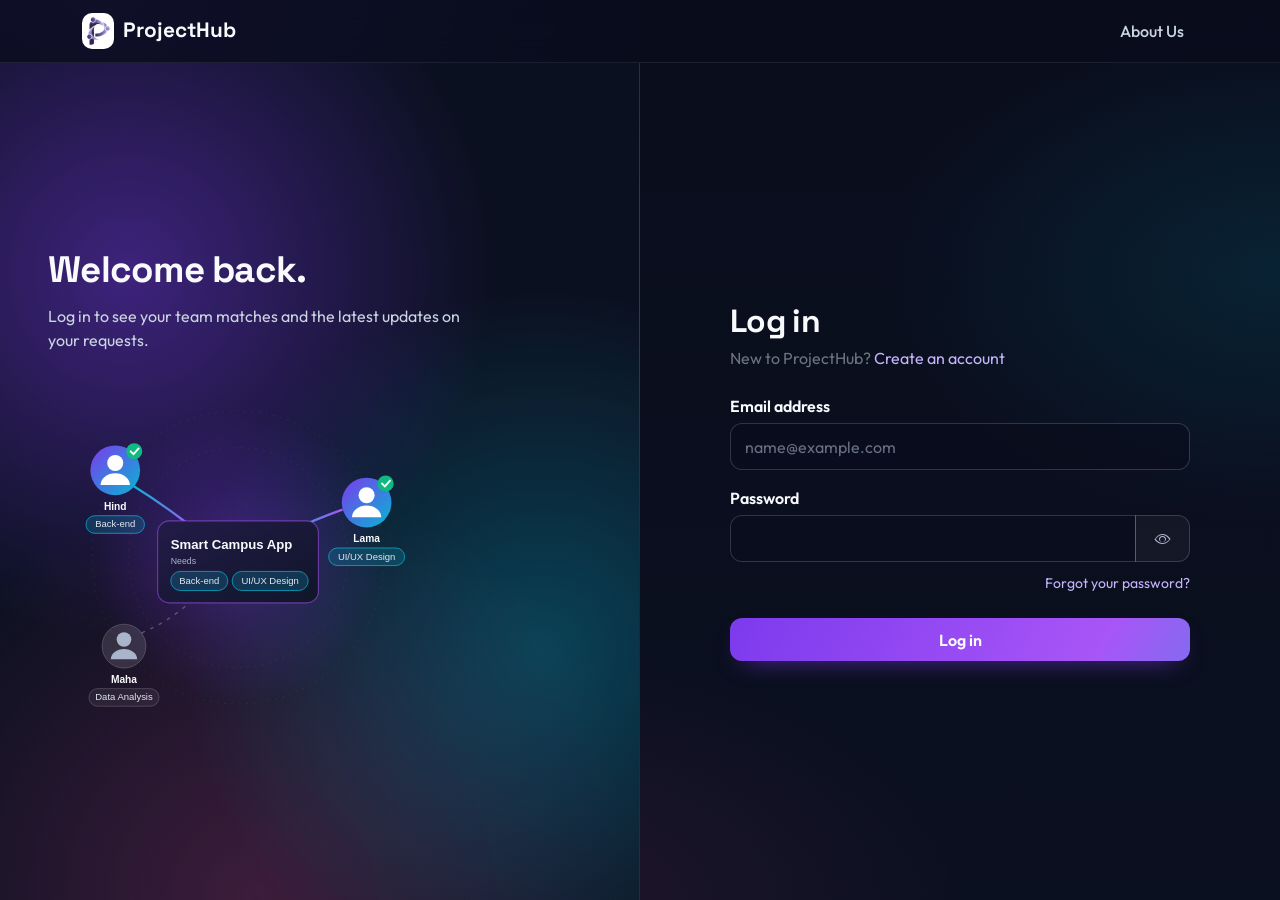
<file: pages/requests.html>
<!DOCTYPE html>
<html lang="en" data-bs-theme="dark">
<head>
  <meta charset="UTF-8">
  <meta name="viewport" content="width=device-width, initial-scale=1.0">
  <title>Requests | ProjectHub</title>
  <link rel="icon" href="../images/logo.png">
  <link rel="stylesheet" href="https://cdn.jsdelivr.net/npm/bootstrap@5.3.3/dist/css/bootstrap.min.css">
  <link rel="stylesheet" href="https://cdn.jsdelivr.net/npm/bootstrap-icons@1.11.3/font/bootstrap-icons.min.css">
  <link rel="preconnect" href="https://fonts.googleapis.com">
  <link href="https://fonts.googleapis.com/css2?family=Outfit:wght@400;500;600;700&family=Space+Grotesk:wght@500;600;700&display=swap" rel="stylesheet">
  <link rel="stylesheet" href="../css/style.css">
</head>
<body>
  <nav id="navbar"></nav>

  <main>
    <div class="container">
      <div class="page-header">
        <h1>Requests</h1>
        <p>Answer students who want to join your teams, and follow the requests you sent.</p>
      </div>

      <ul class="nav ph-tabs mb-4" role="tablist">
        <li class="nav-item" role="presentation">
          <button class="nav-link active" id="receivedTab" data-bs-toggle="tab" data-bs-target="#receivedPanel" type="button" role="tab">
            <i class="bi bi-inbox me-1"></i>Received <span class="badge rounded-pill tab-count ms-1" id="receivedCount">0</span>
          </button>
        </li>
        <li class="nav-item" role="presentation">
          <button class="nav-link" id="sentTab" data-bs-toggle="tab" data-bs-target="#sentPanel" type="button" role="tab">
            <i class="bi bi-send me-1"></i>Sent <span class="badge rounded-pill tab-count ms-1" id="sentCount">0</span>
          </button>
        </li>
      </ul>

      <div class="tab-content mb-5">
        <div class="tab-pane fade show active" id="receivedPanel" role="tabpanel">
          <div id="receivedList"></div>
        </div>
        <div class="tab-pane fade" id="sentPanel" role="tabpanel">
          <div id="sentList"></div>
        </div>
      </div>
    </div>
  </main>

  <footer class="ph-footer">
    <span>ProjectHub &copy; 2026</span>
  </footer>

  <script src="https://cdn.jsdelivr.net/npm/bootstrap@5.3.3/dist/js/bootstrap.bundle.min.js"></script>
  <script src="../js/data.js"></script>
  <script src="../js/main.js"></script>
  <script src="../js/requests.js"></script>
  <script>
    setupRequestsPage();
  </script>
</body>
</html>
</file>
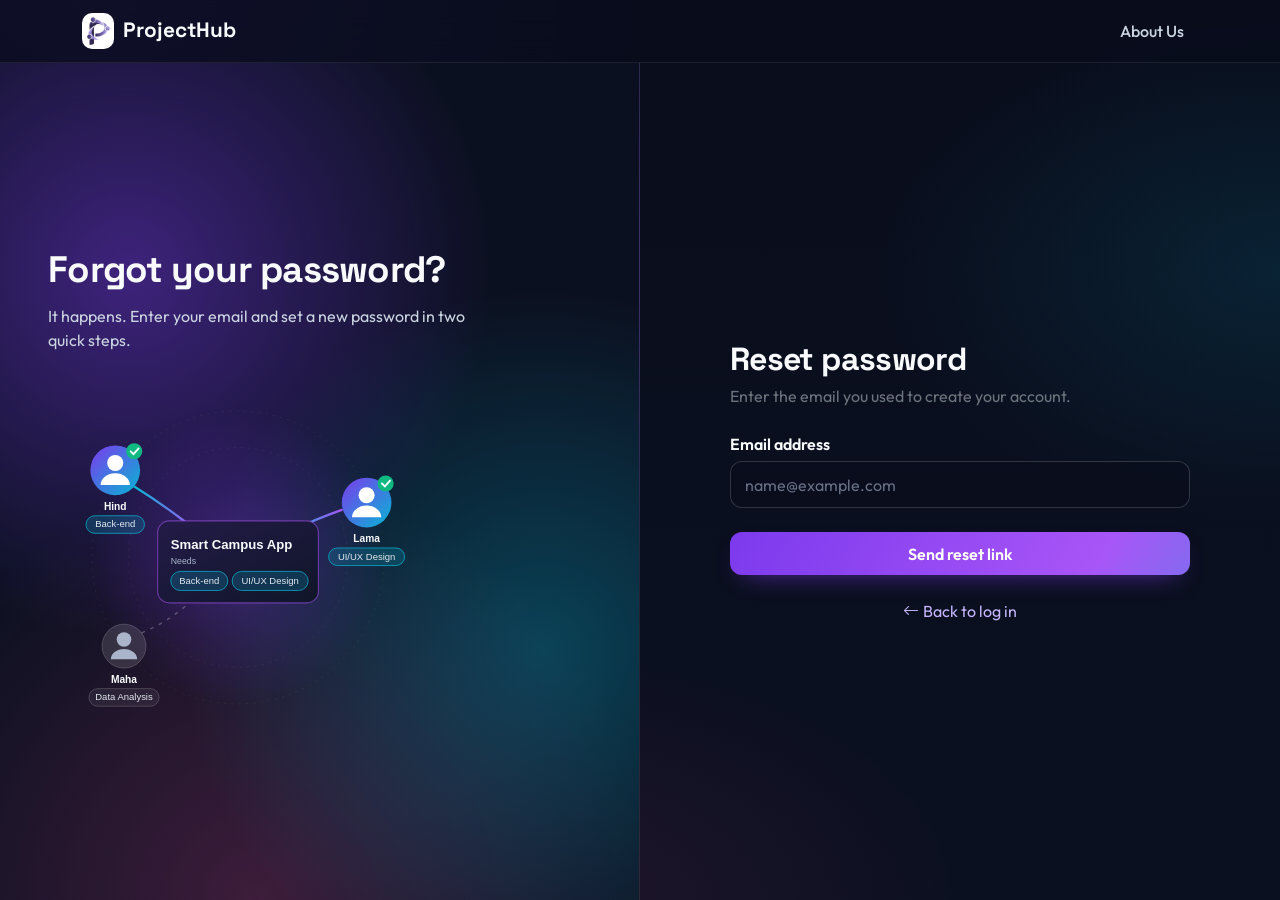
<file: pages/reset-password.html>
<!DOCTYPE html>
<html lang="en" data-bs-theme="dark">
<head>
  <meta charset="UTF-8">
  <meta name="viewport" content="width=device-width, initial-scale=1.0">
  <title>Reset password | ProjectHub</title>
  <link rel="icon" href="../images/logo.png">
  <link rel="stylesheet" href="https://cdn.jsdelivr.net/npm/bootstrap@5.3.3/dist/css/bootstrap.min.css">
  <link rel="stylesheet" href="https://cdn.jsdelivr.net/npm/bootstrap-icons@1.11.3/font/bootstrap-icons.min.css">
  <link rel="preconnect" href="https://fonts.googleapis.com">
  <link href="https://fonts.googleapis.com/css2?family=Outfit:wght@400;500;600;700&family=Space+Grotesk:wght@500;600;700&display=swap" rel="stylesheet">
  <link rel="stylesheet" href="../css/style.css">
</head>
<body>
  <nav id="navbar"></nav>

  <main class="auth-wrapper">
    <div class="auth-side">
      <h2>Forgot your password?</h2>
      <p>It happens. Enter your email and set a new password in two quick steps.</p>
      <img src="../images/hero-matching.svg" alt="">
    </div>
    <div class="auth-form">
      <div class="auth-box">
        <div id="stepOne">
          <h1>Reset password</h1>
          <p class="text-secondary">Enter the email you used to create your account.</p>

          <form id="emailForm" class="mt-4" novalidate>
            <div class="mb-4">
              <label class="form-label" for="resetEmail">Email address</label>
              <input type="email" class="form-control" id="resetEmail" placeholder="name@example.com" autocomplete="email">
            </div>
            <button type="submit" class="btn btn-primary w-100">Send reset link</button>
          </form>
        </div>

        <div id="stepTwo" class="d-none">
          <h1>Set a new password</h1>
          <div class="alert alert-success d-flex gap-2 mt-3" role="alert">
            <i class="bi bi-envelope-check"></i>
            <span>A reset link was sent to <strong id="sentToEmail"></strong>.</span>
          </div>

          <form id="passwordForm" class="mt-3" novalidate>
            <div class="mb-3">
              <label class="form-label" for="newPassword">New password</label>
              <div class="input-group">
                <input type="password" class="form-control" id="newPassword" autocomplete="new-password">
                <button class="btn btn-outline-secondary toggle-password" type="button" data-target="newPassword" aria-label="Show password"><i class="bi bi-eye"></i></button>
              </div>
              <div class="form-text">At least 8 characters, with one number and one uppercase letter.</div>
            </div>

            <div class="mb-3">
              <label class="form-label" for="confirmNewPassword">Confirm new password</label>
              <div class="input-group">
                <input type="password" class="form-control" id="confirmNewPassword" autocomplete="new-password">
                <button class="btn btn-outline-secondary toggle-password" type="button" data-target="confirmNewPassword" aria-label="Show password"><i class="bi bi-eye"></i></button>
              </div>
            </div>

            <button type="submit" class="btn btn-primary w-100">Save new password</button>
          </form>
        </div>

        <p class="text-center mt-4 mb-0"><a href="login.html"><i class="bi bi-arrow-left me-1"></i>Back to log in</a></p>
      </div>
    </div>
  </main>

  <script src="https://cdn.jsdelivr.net/npm/bootstrap@5.3.3/dist/js/bootstrap.bundle.min.js"></script>
  <script src="../js/data.js"></script>
  <script src="../js/main.js"></script>
  <script src="../js/auth.js"></script>
  <script>
    setupResetPage();
  </script>
</body>
</html>
</file>
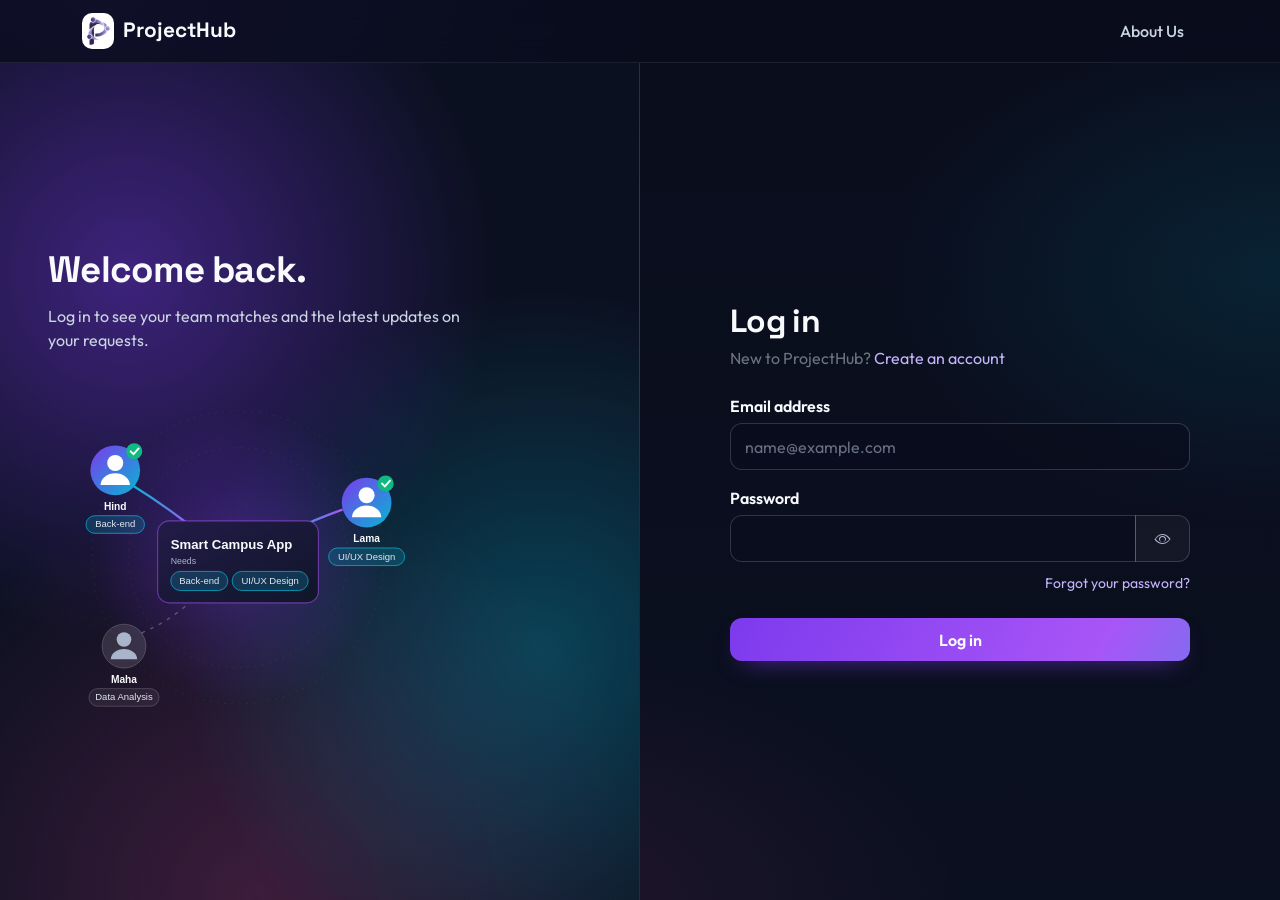
<file: pages/search-students.html>
<!DOCTYPE html>
<html lang="en" data-bs-theme="dark">
<head>
  <meta charset="UTF-8">
  <meta name="viewport" content="width=device-width, initial-scale=1.0">
  <title>Search students | ProjectHub</title>
  <link rel="icon" href="../images/logo.png">
  <link rel="stylesheet" href="https://cdn.jsdelivr.net/npm/bootstrap@5.3.3/dist/css/bootstrap.min.css">
  <link rel="stylesheet" href="https://cdn.jsdelivr.net/npm/bootstrap-icons@1.11.3/font/bootstrap-icons.min.css">
  <link rel="preconnect" href="https://fonts.googleapis.com">
  <link href="https://fonts.googleapis.com/css2?family=Outfit:wght@400;500;600;700&family=Space+Grotesk:wght@500;600;700&display=swap" rel="stylesheet">
  <link rel="stylesheet" href="../css/style.css">
</head>
<body>
  <nav id="navbar"></nav>

  <main>
    <div class="container">
      <div class="page-header">
        <h1>Search students</h1>
        <p>Find students by their skills or interests, or see who fits the team you created.</p>
      </div>

      <div class="ph-card mb-4">
        <form id="searchForm" class="row g-2" novalidate>
          <div class="col-lg-9">
            <input type="hidden" id="searchText">
            <div class="form-text">Choose one or more skills or interests.</div>
          </div>
          <div class="col-lg-3 d-grid align-self-start">
            <button type="submit" class="btn btn-primary">Search</button>
          </div>
        </form>
        <hr class="my-3">
        <div class="d-flex flex-wrap align-items-center gap-3">
          <button type="button" class="btn btn-gradient" id="matchButton"><i class="bi bi-stars me-1"></i>Best matches for my team</button>
          <select class="form-select w-auto" id="teamSelect" aria-label="Choose your team"></select>
          <span class="meta">Students whose skills fit the team you created.</span>
        </div>
      </div>

      <div class="d-flex justify-content-between align-items-center mb-3">
        <h2 class="h5 m-0" id="resultsTitle"></h2>
        <span class="meta" id="resultsCount"></span>
      </div>
      <div class="row g-4 mb-5" id="results"></div>
    </div>
  </main>

  <footer class="ph-footer">
    <span>ProjectHub &copy; 2026</span>
  </footer>

  <script src="https://cdn.jsdelivr.net/npm/bootstrap@5.3.3/dist/js/bootstrap.bundle.min.js"></script>
  <script src="../js/data.js"></script>
  <script src="../js/main.js"></script>
  <script src="../js/search.js"></script>
  <script>
    setupSearchStudentsPage();
  </script>
</body>
</html>
</file>
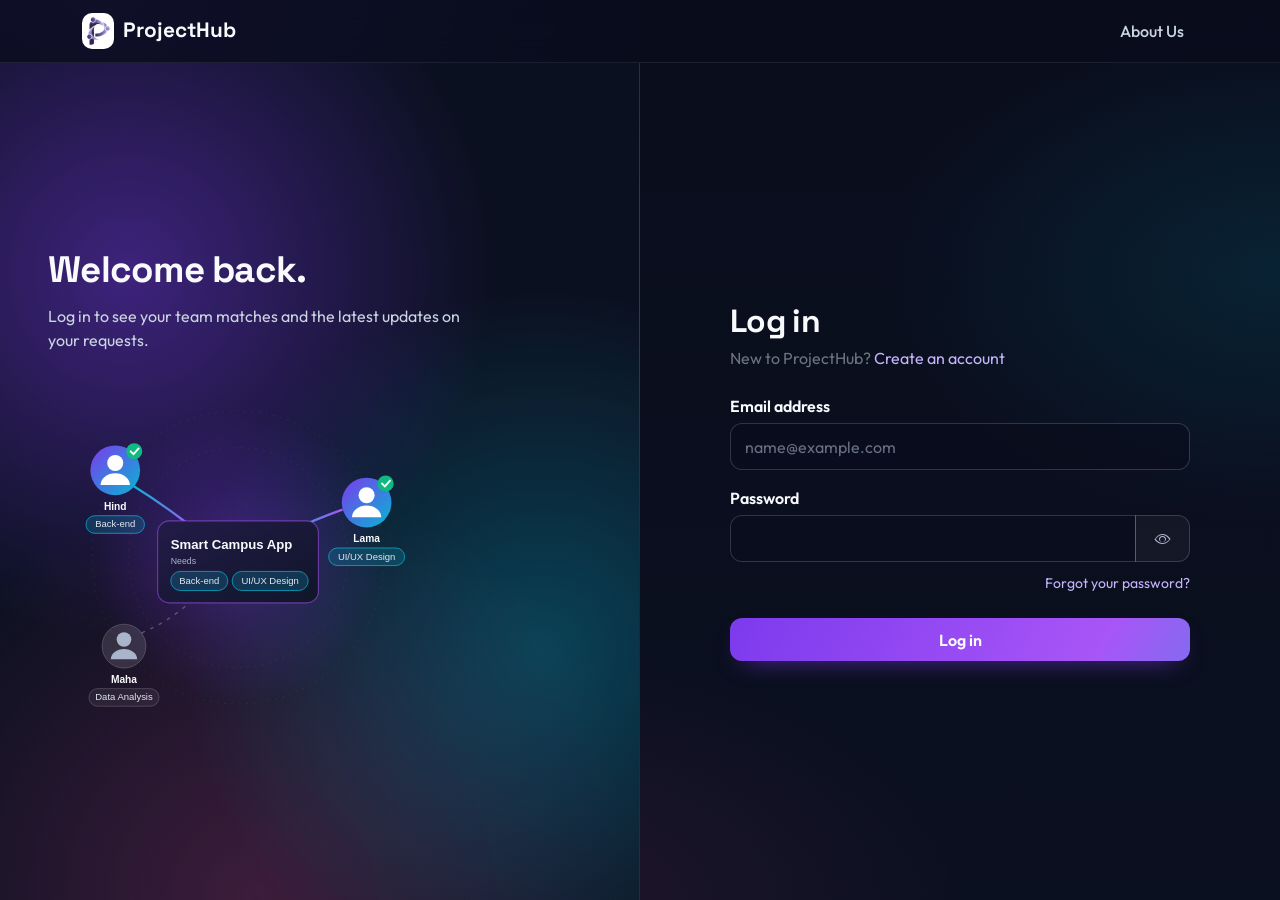
<file: pages/search-teams.html>
<!DOCTYPE html>
<html lang="en" data-bs-theme="dark">
<head>
  <meta charset="UTF-8">
  <meta name="viewport" content="width=device-width, initial-scale=1.0">
  <title>Search teams | ProjectHub</title>
  <link rel="icon" href="../images/logo.png">
  <link rel="stylesheet" href="https://cdn.jsdelivr.net/npm/bootstrap@5.3.3/dist/css/bootstrap.min.css">
  <link rel="stylesheet" href="https://cdn.jsdelivr.net/npm/bootstrap-icons@1.11.3/font/bootstrap-icons.min.css">
  <link rel="preconnect" href="https://fonts.googleapis.com">
  <link href="https://fonts.googleapis.com/css2?family=Outfit:wght@400;500;600;700&family=Space+Grotesk:wght@500;600;700&display=swap" rel="stylesheet">
  <link rel="stylesheet" href="../css/style.css">
</head>
<body>
  <nav id="navbar"></nav>

  <main>
    <div class="container">
      <div class="page-header">
        <h1>Search teams</h1>
        <p>Find a team by name, required skill, or type, or let us show the teams that match your skills.</p>
      </div>

      <div class="ph-card mb-4">
        <form id="searchForm" class="row g-2 align-items-center">
          <div class="col-lg-4">
            <div class="input-group">
              <span class="input-group-text"><i class="bi bi-search"></i></span>
              <input type="text" class="form-control" id="searchText" placeholder="Team name" aria-label="Team name">
            </div>
          </div>
          <div class="col-sm-6 col-lg-3">
            <select class="form-select" id="searchSkill" aria-label="Required skill">
              <option value="">All skills</option>
            </select>
          </div>
          <div class="col-sm-6 col-lg-3">
            <select class="form-select" id="searchType" aria-label="Team type">
              <option value="">All types</option>
              <option value="Hackathon">Hackathon</option>
              <option value="Competition">Competition</option>
              <option value="Practical Project">Practical Project</option>
            </select>
          </div>
          <div class="col-lg-2 d-grid">
            <button type="submit" class="btn btn-primary">Search</button>
          </div>
        </form>
        <hr class="my-3">
        <div class="d-flex flex-wrap align-items-center gap-3">
          <button type="button" class="btn btn-gradient" id="matchButton"><i class="bi bi-stars me-1"></i>Best matches for me</button>
          <span class="meta">Teams that need the skills and roles in your profile.</span>
        </div>
      </div>

      <div class="d-flex justify-content-between align-items-center mb-3">
        <h2 class="h5 m-0" id="resultsTitle"></h2>
        <span class="meta" id="resultsCount"></span>
      </div>
      <div class="row g-4 mb-5" id="results"></div>
    </div>
  </main>

  <footer class="ph-footer">
    <span>ProjectHub &copy; 2026</span>
  </footer>

  <script src="https://cdn.jsdelivr.net/npm/bootstrap@5.3.3/dist/js/bootstrap.bundle.min.js"></script>
  <script src="../js/data.js"></script>
  <script src="../js/main.js"></script>
  <script src="../js/search.js"></script>
  <script>
    setupSearchTeamsPage();
  </script>
</body>
</html>
</file>
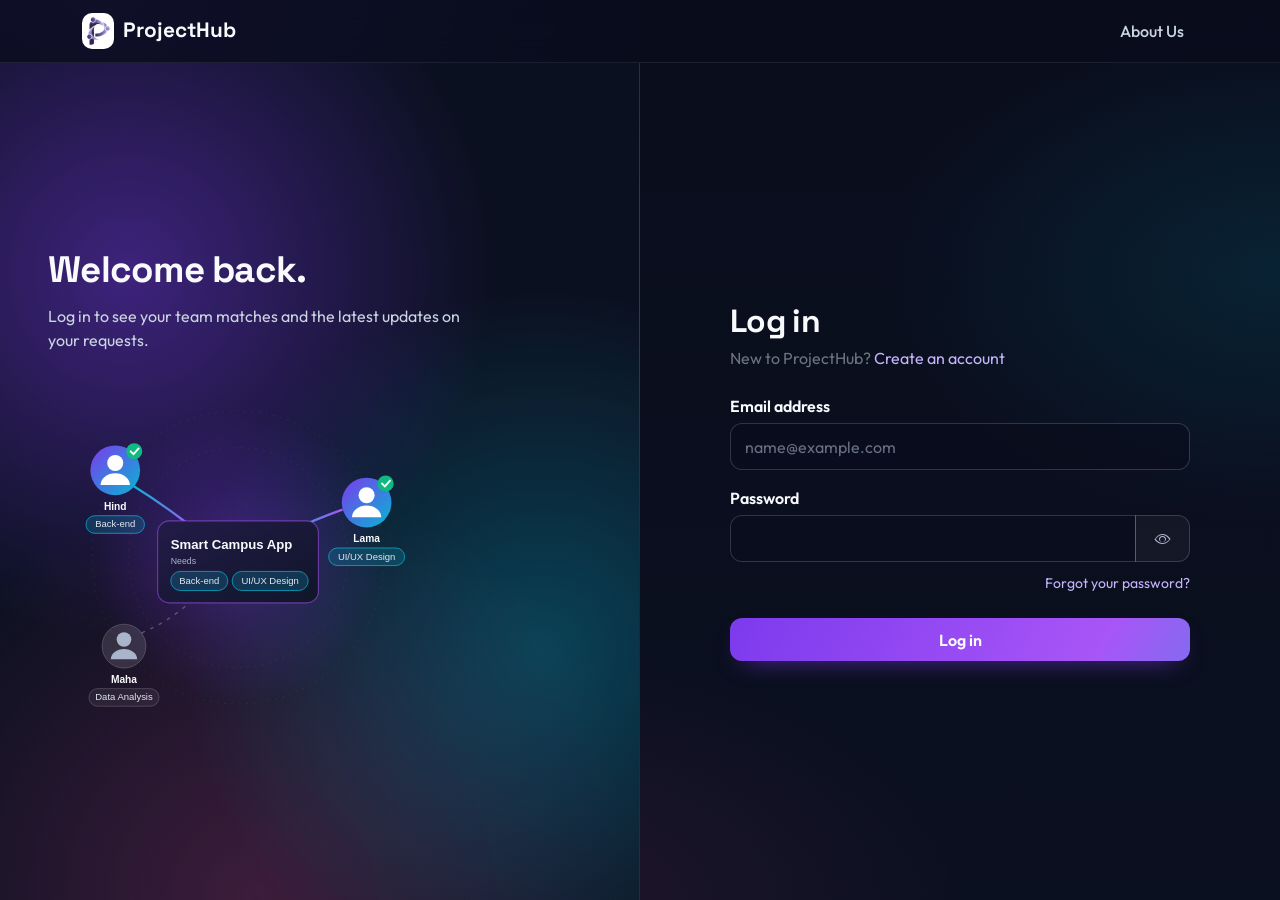
<file: pages/view-team.html>
<!DOCTYPE html>
<html lang="en" data-bs-theme="dark">
<head>
  <meta charset="UTF-8">
  <meta name="viewport" content="width=device-width, initial-scale=1.0">
  <title>Team | ProjectHub</title>
  <link rel="icon" href="../images/logo.png">
  <link rel="stylesheet" href="https://cdn.jsdelivr.net/npm/bootstrap@5.3.3/dist/css/bootstrap.min.css">
  <link rel="stylesheet" href="https://cdn.jsdelivr.net/npm/bootstrap-icons@1.11.3/font/bootstrap-icons.min.css">
  <link rel="preconnect" href="https://fonts.googleapis.com">
  <link href="https://fonts.googleapis.com/css2?family=Outfit:wght@400;500;600;700&family=Space+Grotesk:wght@500;600;700&display=swap" rel="stylesheet">
  <link rel="stylesheet" href="../css/style.css">
</head>
<body>
  <nav id="navbar"></nav>

  <main id="pageContent">
    <div class="container py-4">
      <a class="d-inline-block mb-3" href="search-teams.html"><i class="bi bi-arrow-left me-1"></i>Back to teams</a>

      <div class="row g-4">
        <div class="col-lg-8">
          <div class="ph-card">
            <div id="teamType"></div>
            <h1 class="mt-3 mb-1" id="teamTitle"></h1>
            <p class="meta">Created by <span id="teamCreator"></span></p>

            <div class="info-block mt-4">
              <div class="card-title-row"><span class="icon-box"><i class="bi bi-card-text"></i></span><h2>About this team</h2></div>
              <p id="teamDescription" class="mb-0"></p>
            </div>
            <div class="info-block">
              <div class="card-title-row"><span class="icon-box"><i class="bi bi-tools"></i></span><h2>Required skills</h2></div>
              <div id="teamSkills"></div>
            </div>
            <div class="info-block">
              <div class="card-title-row"><span class="icon-box"><i class="bi bi-briefcase"></i></span><h2>Open positions</h2></div>
              <div id="teamPositions"></div>
            </div>
            <p class="form-text mb-0"><span class="tag tag-match">Highlighted tags</span> match the skills and roles in your profile.</p>
          </div>
        </div>

        <div class="col-lg-4">
          <div class="ph-card mb-4" id="teamActions"></div>
          <div class="ph-card">
            <div class="card-title-row"><span class="icon-box"><i class="bi bi-people"></i></span><h2>Members (<span id="membersCount">0</span>)</h2></div>
            <div id="teamMembers"></div>
          </div>
        </div>
      </div>
    </div>
  </main>

  <footer class="ph-footer">
    <span>ProjectHub &copy; 2026</span>
  </footer>

  <script src="https://cdn.jsdelivr.net/npm/bootstrap@5.3.3/dist/js/bootstrap.bundle.min.js"></script>
  <script src="../js/data.js"></script>
  <script src="../js/main.js"></script>
  <script src="../js/teams.js"></script>
  <script src="../js/requests.js"></script>
  <script>
    setupViewTeamPage();
  </script>
</body>
</html>
</file>
<file: css/about.css>
/* About Us page. Colors and fonts come from style.css. */

.about {
  overflow-x: clip;
}

.about h1,
.about h2,
.about h3 {
  font-family: var(--ph-heading);
}

/* Parts fade in when they come into view (only when JavaScript is on) */
.js .reveal {
  opacity: 0;
  transform: translateY(24px);
  transition: opacity 0.7s var(--ph-ease), transform 0.7s var(--ph-ease);
}

.js .reveal.visible {
  opacity: 1;
  transform: none;
}

.delay-1 {
  transition-delay: 0.12s !important;
}

.delay-2 {
  transition-delay: 0.24s !important;
}

/* ---------- Intro ---------- */

.about-hero {
  padding: 6rem 0 4rem;
  text-align: center;
}

.about-eyebrow {
  display: inline-flex;
  align-items: center;
  gap: 0.5rem;
  padding: 0.4rem 1rem;
  margin-bottom: 1.5rem;
  font-size: 0.85rem;
  color: var(--ph-muted);
  border: 1px solid var(--ph-border);
  border-radius: 999px;
  background-color: rgba(255, 255, 255, 0.04);
}

.about-eyebrow i {
  color: var(--ph-cyan);
}

.about-hero h1 {
  font-size: clamp(2.6rem, 5.5vw, 4.4rem);
  letter-spacing: -0.035em;
  line-height: 1.05;
  margin-bottom: 1.5rem;
}

.about-hero p {
  max-width: 44rem;
  margin: 0 auto;
  font-size: 1.15rem;
  line-height: 1.7;
  color: var(--ph-muted);
}

/* ---------- Sections ---------- */

.about-section {
  padding: 4.5rem 0;
}

.about-head {
  max-width: 40rem;
  margin: 0 auto 3rem;
  text-align: center;
}

.about-head h2 {
  font-size: clamp(2rem, 4vw, 2.8rem);
  margin-bottom: 0.75rem;
}

.about-head p {
  color: var(--ph-muted);
  font-size: 1.1rem;
  margin: 0;
}

/* ---------- The team ---------- */

.team-stage {
  position: relative;
  display: grid;
  grid-template-columns: 1fr auto 1fr;
  align-items: center;
  gap: 4rem;
  max-width: 1000px;
  margin: 0 auto;
}

.team-lines {
  position: absolute;
  inset: 0;
  width: 100%;
  height: 100%;
  overflow: visible;
  pointer-events: none;
}

.team-line {
  fill: none;
  stroke: url(#teamLineColor);
  stroke-width: 2.5;
  stroke-linecap: round;
  filter: drop-shadow(0 0 6px rgba(168, 85, 247, 0.6));
  transition: stroke-dashoffset 0.7s var(--ph-ease);
}

.team-column {
  position: relative;
  display: flex;
  flex-direction: column;
  gap: 3rem;
}

.member-card {
  position: relative;
  display: flex;
  align-items: center;
  gap: 1rem;
  padding: 1.1rem 1.25rem;
  border-radius: 20px;
  border: 1px solid var(--ph-border-strong);
  background: linear-gradient(160deg, rgba(20, 26, 46, 0.95), rgba(11, 16, 32, 0.95));
  box-shadow: var(--ph-shadow);
  transition: translate 0.35s var(--ph-ease), border-color 0.35s, box-shadow 0.35s;
}

.member-card:hover {
  translate: 0 -4px;
  border-color: rgba(168, 85, 247, 0.5);
  box-shadow: var(--ph-shadow-hover);
}

.member-avatar {
  flex-shrink: 0;
  width: 54px;
  height: 54px;
  border-radius: 50%;
  display: grid;
  place-items: center;
  font-weight: 700;
  color: #FFFFFF;
  background: linear-gradient(135deg, var(--ph-purple), var(--ph-cyan));
}

.member-info strong {
  display: block;
  font-size: 1.1rem;
}

.member-role {
  display: inline-block;
  margin-top: 0.3rem;
  font-size: 0.8rem;
  font-weight: 600;
  padding: 0.2rem 0.75rem;
  border-radius: 999px;
  color: #FFFFFF;
  background-color: rgba(6, 182, 212, 0.18);
  border: 1px solid rgba(6, 182, 212, 0.6);
}

.member-check {
  position: absolute;
  top: -10px;
  right: -10px;
  width: 28px;
  height: 28px;
  border-radius: 50%;
  display: grid;
  place-items: center;
  font-size: 0.95rem;
  color: #FFFFFF;
  background-color: var(--ph-green);
  box-shadow: 0 0 0 5px rgba(16, 185, 129, 0.18);
  transition: transform 0.4s var(--ph-ease), opacity 0.4s;
}

.waiting .member-card:not(.joined) .member-check {
  transform: scale(0);
  opacity: 0;
}

.hub-card {
  position: relative;
  width: 230px;
  padding: 1.75rem 1.5rem;
  border-radius: 26px;
  text-align: center;
  border: 1px solid rgba(168, 85, 247, 0.45);
  background: linear-gradient(160deg, rgba(124, 58, 237, 0.25), rgba(6, 182, 212, 0.08)), var(--ph-bg-2);
  box-shadow: 0 30px 70px -30px rgba(124, 58, 237, 0.8);
  transition: border-color 0.6s, box-shadow 0.6s;
}

.connected .hub-card {
  border-color: rgba(6, 182, 212, 0.65);
  box-shadow: 0 0 0 10px rgba(6, 182, 212, 0.07), 0 30px 70px -30px rgba(6, 182, 212, 0.8);
}

.hub-logo {
  display: inline-grid;
  place-items: center;
  width: 72px;
  height: 72px;
  margin-bottom: 0.9rem;
  border-radius: 50%;
  background-color: #FFFFFF;
  box-shadow: 0 0 40px rgba(168, 85, 247, 0.55);
}

.hub-logo img {
  width: 48px;
}

.hub-card strong {
  display: block;
  font-family: var(--ph-heading);
  font-size: 1.4rem;
}

.hub-label {
  display: block;
  font-size: 0.85rem;
  color: var(--ph-muted);
  margin: 0.2rem 0 0.9rem;
}

.hub-progress {
  display: block;
  height: 8px;
  border-radius: 999px;
  background-color: rgba(255, 255, 255, 0.08);
  overflow: hidden;
}

.hub-fill {
  display: block;
  width: 100%;
  height: 100%;
  border-radius: 999px;
  background: var(--ph-text-gradient);
  transition: width 0.5s var(--ph-ease);
}

.hub-count {
  display: block;
  margin-top: 0.6rem;
  font-size: 0.85rem;
  color: var(--ph-muted);
}

/* ---------- Numbers ---------- */

.number-card,
.value-card {
  height: 100%;
  padding: 2rem;
  border-radius: 24px;
  border: 1px solid var(--ph-border);
  background: linear-gradient(160deg, rgba(20, 26, 46, 0.9), rgba(11, 16, 32, 0.9));
  transition: translate 0.35s var(--ph-ease), border-color 0.35s;
}

.number-card:hover,
.value-card:hover {
  translate: 0 -5px;
  border-color: rgba(168, 85, 247, 0.45);
}

.big-number {
  display: block;
  margin-bottom: 0.75rem;
  font-family: var(--ph-heading);
  font-size: 3.2rem;
  font-weight: 700;
  line-height: 1;
  background: var(--ph-text-gradient);
  -webkit-background-clip: text;
  background-clip: text;
  color: transparent;
}

.number-card p,
.value-card p {
  margin: 0;
  color: var(--ph-muted);
  font-size: 1.05rem;
}

.about-source {
  margin: 1.5rem 0 0;
  text-align: center;
  font-size: 0.85rem;
  color: var(--ph-muted);
}

/* ---------- Values ---------- */

.value-icon {
  display: grid;
  place-items: center;
  width: 52px;
  height: 52px;
  margin-bottom: 1.25rem;
  border-radius: 16px;
  font-size: 1.4rem;
  color: #FFFFFF;
  background: linear-gradient(135deg, var(--ph-purple), var(--ph-cyan));
  box-shadow: 0 10px 24px -10px var(--ph-purple);
}

.value-card h3 {
  font-size: 1.35rem;
  margin-bottom: 0.5rem;
}

/* ---------- Closing ---------- */

.about-cta {
  padding: 4.5rem 2rem;
  border-radius: 32px;
  text-align: center;
  border: 1px solid rgba(168, 85, 247, 0.35);
  background:
    radial-gradient(circle at 25% 30%, rgba(124, 58, 237, 0.45), transparent 40%),
    radial-gradient(circle at 75% 70%, rgba(6, 182, 212, 0.3), transparent 40%),
    var(--ph-bg-2);
}

.cta-logo {
  display: inline-grid;
  place-items: center;
  width: 80px;
  height: 80px;
  margin-bottom: 1.5rem;
  border-radius: 50%;
  background-color: #FFFFFF;
  box-shadow: 0 0 0 10px rgba(255, 255, 255, 0.06), 0 0 50px rgba(168, 85, 247, 0.6);
}

.cta-logo img {
  width: 54px;
}

.about-cta h2 {
  font-size: clamp(2rem, 4vw, 2.8rem);
  margin-bottom: 0.75rem;
}

.about-cta p {
  color: #CBD5E1;
  margin-bottom: 2rem;
}

/* ---------- Tablet and mobile ---------- */

@media (max-width: 767px) {
  .about-hero {
    padding: 3.5rem 0 2rem;
  }

  .about-section {
    padding: 3rem 0;
  }

  /* Members go above and below the ProjectHub card */
  .team-stage {
    grid-template-columns: 1fr;
    gap: 2rem;
    max-width: 360px;
  }

  .team-column {
    gap: 1.25rem;
  }

  .hub-card {
    width: 100%;
  }

  .about-cta {
    padding: 3rem 1.25rem;
  }
}

/* ---------- Less motion ---------- */

@media (prefers-reduced-motion: reduce) {
  .js .reveal {
    opacity: 1;
    transform: none;
    transition: none;
  }

  .team-line,
  .member-card,
  .number-card,
  .value-card {
    transition: none;
  }
}
</file>
<file: css/style.css>
/* ProjectHub theme on top of Bootstrap 5 (dark mode).
   Dark background, aurora lights, glass cards, and purple / cyan / pink accents. */

:root,
[data-bs-theme="dark"] {
  --ph-bg: #090D1C;
  --ph-bg-2: #0B1020;
  --ph-surface: #141A2E;
  --ph-glass: rgba(20, 26, 46, 0.72);
  --ph-border: rgba(255, 255, 255, 0.08);
  --ph-border-strong: rgba(255, 255, 255, 0.16);
  --ph-text: #F8FAFC;
  --ph-muted: #AAB4CB;
  --ph-purple: #7C3AED;
  --ph-violet: #A855F7;
  --ph-lilac: #C4B5FD;
  --ph-cyan: #06B6D4;
  --ph-blue: #3B82F6;
  --ph-pink: #F472B6;
  --ph-magenta: #EC4899;
  --ph-teal: #14B8A6;
  --ph-green: #10B981;
  --ph-gradient: linear-gradient(120deg, #7C3AED 0%, #A855F7 45%, #06B6D4 100%);
  --ph-text-gradient: linear-gradient(100deg, #A855F7 0%, #06B6D4 50%, #F472B6 100%);
  --ph-shadow: 0 20px 50px -30px rgba(0, 0, 0, 0.85);
  --ph-shadow-hover: 0 26px 60px -28px rgba(124, 58, 237, 0.75);
  --ph-ease: cubic-bezier(0.22, 1, 0.36, 1);
  --ph-heading: "Space Grotesk", "Outfit", sans-serif;

  /* Short names used inside some pages */
  --ph-primary: #A855F7;
  --ph-light: #A855F7;
  --ph-gray: #AAB4CB;

  /* Bootstrap colors changed to the ProjectHub theme */
  --bs-primary: #7C3AED;
  --bs-primary-rgb: 124, 58, 237;
  --bs-link-color: #C4B5FD;
  --bs-link-color-rgb: 196, 181, 253;
  --bs-link-hover-color: #FFFFFF;
  --bs-link-hover-color-rgb: 255, 255, 255;
  --bs-body-font-family: "Outfit", "Segoe UI", Arial, sans-serif;
  --bs-body-color: #F8FAFC;
  --bs-body-bg: #090D1C;
  --bs-secondary-color: #AAB4CB;
  --bs-tertiary-bg: #141A2E;
  --bs-border-color: rgba(255, 255, 255, 0.14);
  --bs-border-radius: 12px;
  --bs-border-radius-lg: 18px;
  --bs-focus-ring-color: rgba(168, 85, 247, 0.35);
  --bs-form-invalid-color: #FDA4AF;
  --bs-form-invalid-border-color: #FB7185;
}

body {
  min-height: 100vh;
  display: flex;
  flex-direction: column;
  background-color: var(--ph-bg);
  color: var(--ph-text);
}

/* Soft aurora light behind every page */
body::before {
  content: "";
  position: fixed;
  inset: 0;
  z-index: -2;
  pointer-events: none;
  background:
    radial-gradient(ellipse 60% 45% at 8% 0%, rgba(124, 58, 237, 0.22), transparent 70%),
    radial-gradient(ellipse 45% 40% at 100% 30%, rgba(6, 182, 212, 0.12), transparent 70%),
    radial-gradient(ellipse 50% 40% at 40% 100%, rgba(236, 72, 153, 0.1), transparent 70%),
    linear-gradient(180deg, var(--ph-bg) 0%, var(--ph-bg-2) 100%);
}

main {
  flex: 1;
}

h1, h2, h3, h4, h5 {
  color: var(--ph-text);
  font-weight: 700;
}

h1, h2 {
  font-family: var(--ph-heading);
  letter-spacing: -0.02em;
}

a {
  text-decoration: none;
  transition: color 0.2s;
}

::selection {
  background-color: rgba(168, 85, 247, 0.45);
}

.gradient-text {
  background: var(--ph-text-gradient);
  -webkit-background-clip: text;
  background-clip: text;
  color: transparent;
}

/* ---------- Buttons ---------- */

.btn {
  font-weight: 600;
  padding: 0.6rem 1.15rem;
  transition: transform 0.25s var(--ph-ease), box-shadow 0.25s var(--ph-ease), background-color 0.2s, border-color 0.2s, color 0.2s;
}

.btn:focus-visible {
  outline: 2px solid var(--ph-cyan);
  outline-offset: 2px;
  box-shadow: none;
}

.btn-primary,
.btn-gradient {
  --bs-btn-color: #FFFFFF;
  --bs-btn-hover-color: #FFFFFF;
  --bs-btn-active-color: #FFFFFF;
  --bs-btn-disabled-color: #FFFFFF;
  --bs-btn-bg: #7C3AED;
  --bs-btn-border-color: transparent;
  --bs-btn-hover-bg: #7C3AED;
  --bs-btn-hover-border-color: transparent;
  --bs-btn-active-bg: #6D28D9;
  --bs-btn-active-border-color: transparent;
  --bs-btn-disabled-bg: #6D28D9;
  --bs-btn-disabled-border-color: transparent;
  background-image: var(--ph-gradient);
  background-size: 180% 100%;
  background-position: 0% 50%;
  border: none;
  box-shadow: 0 10px 26px -14px rgba(124, 58, 237, 0.9);
}

.btn-primary:hover,
.btn-gradient:hover {
  color: #FFFFFF;
  background-position: 100% 50%;
  transform: translateY(-2px);
  box-shadow: 0 14px 30px -12px rgba(6, 182, 212, 0.6);
}

.btn-gradient.active {
  color: #FFFFFF;
  box-shadow: 0 0 0 3px rgba(6, 182, 212, 0.45), 0 14px 30px -12px rgba(6, 182, 212, 0.6);
}

.btn-outline-primary {
  --bs-btn-color: #C4B5FD;
  --bs-btn-border-color: rgba(168, 85, 247, 0.6);
  --bs-btn-hover-color: #FFFFFF;
  --bs-btn-hover-bg: rgba(168, 85, 247, 0.2);
  --bs-btn-hover-border-color: #A855F7;
  --bs-btn-active-bg: rgba(168, 85, 247, 0.3);
  --bs-btn-active-border-color: #A855F7;
}

.btn-soft {
  background-color: rgba(255, 255, 255, 0.06);
  color: #E2E8F0;
  border: 1px solid var(--ph-border-strong);
}

.btn-soft:hover,
.btn-soft:focus {
  background-color: rgba(255, 255, 255, 0.12);
  border-color: rgba(255, 255, 255, 0.28);
  color: #FFFFFF;
}

.btn-outline-danger {
  --bs-btn-color: #FDA4AF;
  --bs-btn-border-color: rgba(251, 113, 133, 0.55);
  --bs-btn-hover-color: #FFFFFF;
  --bs-btn-hover-bg: #E11D48;
  --bs-btn-hover-border-color: #E11D48;
}

.btn-danger {
  --bs-btn-bg: #E11D48;
  --bs-btn-border-color: #E11D48;
  --bs-btn-hover-bg: #BE123C;
  --bs-btn-hover-border-color: #BE123C;
}

/* Show / hide password button */
.input-group .toggle-password {
  color: var(--ph-muted);
  background-color: rgba(255, 255, 255, 0.04);
  border-color: var(--ph-border-strong);
}

.input-group .toggle-password:hover {
  color: #FFFFFF;
  background-color: rgba(255, 255, 255, 0.1);
}

/* ---------- Forms ---------- */

.form-control,
.form-select,
.input-group-text {
  padding: 0.65rem 0.9rem;
  color: var(--ph-text);
  background-color: rgba(9, 13, 28, 0.6);
  border-color: var(--ph-border-strong);
}

.input-group-text {
  color: var(--ph-muted);
}

.form-control::placeholder {
  color: rgba(170, 180, 203, 0.6);
}

.form-control:focus,
.form-select:focus {
  color: var(--ph-text);
  background-color: rgba(9, 13, 28, 0.8);
  border-color: var(--ph-violet);
  box-shadow: 0 0 0 0.2rem rgba(168, 85, 247, 0.22);
}

.form-control:disabled {
  color: var(--ph-muted);
  background-color: rgba(255, 255, 255, 0.04);
}

.form-select option {
  background-color: var(--ph-surface);
  color: var(--ph-text);
}

.form-label {
  font-weight: 600;
  color: var(--ph-text);
  margin-bottom: 0.35rem;
}

.form-text {
  color: var(--ph-muted);
}

.input-group .btn {
  padding-top: 0;
  padding-bottom: 0;
}

/* Hide the field hint while an error message is shown */
.has-error > .form-text {
  display: none;
}

/* ---------- Navbar ---------- */

.ph-navbar {
  background-color: rgba(9, 13, 28, 0.72);
  border-bottom: 1px solid var(--ph-border);
  backdrop-filter: blur(14px);
  -webkit-backdrop-filter: blur(14px);
  transition: background-color 0.4s, border-color 0.4s;
}

.ph-navbar .navbar-brand {
  display: flex;
  align-items: center;
  gap: 0.55rem;
  font-family: var(--ph-heading);
  font-weight: 700;
  font-size: 1.3rem;
  color: var(--ph-text);
}

/* The logo is dark, so it sits on a small white tile */
.ph-navbar .navbar-brand img {
  height: 36px;
  background-color: #FFFFFF;
  border-radius: 10px;
  padding: 3px;
}

.ph-navbar .nav-link {
  color: #CBD5E1;
  font-weight: 500;
  border-radius: 10px;
  padding: 0.45rem 0.85rem !important;
}

.ph-navbar .nav-link:hover {
  color: #FFFFFF;
  background-color: rgba(255, 255, 255, 0.06);
}

.ph-navbar .nav-link.active {
  color: #FFFFFF;
  background-color: rgba(168, 85, 247, 0.16);
  box-shadow: inset 0 0 0 1px rgba(168, 85, 247, 0.35);
}

/* About Us link for visitors (top right) */
.ph-navbar .about-link {
  margin-left: auto;
}

.navbar-toggler {
  border-color: var(--ph-border-strong);
}

.navbar-toggler:focus {
  box-shadow: 0 0 0 3px rgba(168, 85, 247, 0.3);
}

.avatar {
  display: inline-flex;
  align-items: center;
  justify-content: center;
  width: 40px;
  height: 40px;
  border-radius: 50%;
  background: linear-gradient(135deg, var(--ph-purple), var(--ph-cyan));
  color: #FFFFFF;
  font-weight: 600;
  font-size: 0.95rem;
  flex-shrink: 0;
}

.avatar-lg {
  width: 88px;
  height: 88px;
  font-size: 2rem;
  box-shadow: 0 0 0 6px rgba(168, 85, 247, 0.12), 0 0 40px rgba(124, 58, 237, 0.5);
}

.avatar-sm {
  width: 34px;
  height: 34px;
  font-size: 0.8rem;
}

.avatar-button {
  background: none;
  border: none;
  display: flex;
  align-items: center;
  gap: 0.35rem;
  padding: 0;
  color: var(--ph-text);
}

.dropdown-menu {
  --bs-dropdown-bg: #141A2E;
  --bs-dropdown-color: #F8FAFC;
  --bs-dropdown-link-color: #E2E8F0;
  --bs-dropdown-divider-bg: rgba(255, 255, 255, 0.1);
  border: 1px solid var(--ph-border-strong);
  border-radius: 16px;
  box-shadow: 0 24px 60px -20px rgba(0, 0, 0, 0.9);
  padding: 0.5rem;
  min-width: 240px;
}

.dropdown-item {
  border-radius: 10px;
  padding: 0.55rem 0.75rem;
  display: flex;
  align-items: center;
  gap: 0.6rem;
}

.dropdown-item:hover,
.dropdown-item:focus {
  background-color: rgba(168, 85, 247, 0.16);
  color: #FFFFFF;
}

.dropdown-item.text-danger {
  color: #FDA4AF !important;
}

.dropdown-item.text-danger:hover {
  background-color: rgba(225, 29, 72, 0.16);
}

.menu-user {
  padding: 0.5rem 0.75rem 0.75rem;
}

/* ---------- Page header ---------- */

.page-header {
  padding: 2.75rem 0 1.9rem;
}

.page-header h1 {
  font-size: 2.2rem;
  margin-bottom: 0.4rem;
}

.page-header p {
  color: var(--ph-muted);
  margin-bottom: 0;
  font-size: 1.05rem;
}

/* ---------- Cards ---------- */

.ph-card {
  background: linear-gradient(160deg, rgba(20, 26, 46, 0.9), rgba(11, 16, 32, 0.9));
  border: 1px solid var(--ph-border);
  border-radius: 20px;
  box-shadow: var(--ph-shadow);
  padding: 1.5rem;
}

.ph-card-hover {
  transition: transform 0.35s var(--ph-ease), box-shadow 0.35s var(--ph-ease), border-color 0.35s;
}

.ph-card-hover:hover {
  transform: translateY(-4px);
  box-shadow: var(--ph-shadow-hover);
  border-color: rgba(168, 85, 247, 0.45);
}

.card-title-row {
  display: flex;
  align-items: center;
  gap: 0.6rem;
  margin-bottom: 1rem;
}

.card-title-row h2,
.card-title-row h3 {
  font-size: 1.15rem;
  margin: 0;
}

.icon-box {
  display: inline-flex;
  align-items: center;
  justify-content: center;
  width: 38px;
  height: 38px;
  border-radius: 11px;
  background-color: rgba(168, 85, 247, 0.14);
  color: var(--ph-lilac);
  font-size: 1.1rem;
  flex-shrink: 0;
}

.team-card {
  display: flex;
  flex-direction: column;
  height: 100%;
}

.team-card h3 {
  font-size: 1.15rem;
  margin: 0.75rem 0 0.4rem;
}

.team-card .description {
  color: var(--ph-muted);
  font-size: 0.95rem;
  display: -webkit-box;
  -webkit-line-clamp: 2;
  -webkit-box-orient: vertical;
  overflow: hidden;
  margin-bottom: 0.9rem;
}

.team-card .card-bottom {
  margin-top: auto;
  padding-top: 1rem;
  border-top: 1px solid var(--ph-border);
  display: flex;
  align-items: center;
  justify-content: space-between;
  gap: 0.5rem;
}

.meta {
  color: var(--ph-muted);
  font-size: 0.9rem;
}

.small-label {
  font-size: 0.85rem;
  font-weight: 600;
  color: var(--ph-muted);
  margin-bottom: 0.35rem;
}

/* ---------- Tags and badges ---------- */

.tag {
  display: inline-block;
  background-color: rgba(255, 255, 255, 0.06);
  color: #E2E8F0;
  border: 1px solid var(--ph-border-strong);
  border-radius: 20px;
  padding: 0.2rem 0.75rem;
  font-size: 0.85rem;
  font-weight: 500;
  margin: 0 0.3rem 0.35rem 0;
}

/* A skill or role that matches the user */
.tag-match {
  background-color: rgba(6, 182, 212, 0.18);
  border-color: rgba(6, 182, 212, 0.65);
  color: #FFFFFF;
}

.type-badge {
  display: inline-flex;
  align-items: center;
  gap: 0.35rem;
  border-radius: 20px;
  padding: 0.25rem 0.75rem;
  font-size: 0.8rem;
  font-weight: 600;
}

.type-hackathon {
  background-color: rgba(124, 58, 237, 0.2);
  color: var(--ph-lilac);
}

.type-competition {
  background-color: rgba(236, 72, 153, 0.16);
  color: #F9A8D4;
}

.type-project {
  background-color: rgba(20, 184, 166, 0.16);
  color: #5EEAD4;
}

.match-badge {
  display: inline-flex;
  align-items: center;
  gap: 0.3rem;
  background: var(--ph-gradient);
  color: #FFFFFF;
  border-radius: 20px;
  padding: 0.25rem 0.7rem;
  font-size: 0.8rem;
  font-weight: 600;
}

.status-badge {
  border-radius: 20px;
  padding: 0.3rem 0.8rem;
  font-size: 0.82rem;
  font-weight: 600;
  white-space: nowrap;
}

.status-pending {
  background-color: rgba(252, 211, 77, 0.12);
  color: #FCD34D;
}

.status-accepted {
  background-color: rgba(16, 185, 129, 0.16);
  color: #6EE7B7;
}

.status-rejected {
  background-color: rgba(244, 63, 94, 0.14);
  color: #FDA4AF;
}

.why-match {
  background-color: rgba(124, 58, 237, 0.12);
  border: 1px solid rgba(168, 85, 247, 0.25);
  border-radius: 14px;
  padding: 0.7rem 0.85rem;
  margin-bottom: 0.9rem;
}

/* ---------- Empty states ---------- */

.empty-state {
  text-align: center;
  padding: 3rem 1.5rem;
}

.empty-state .bi {
  font-size: 2.6rem;
  color: var(--ph-violet);
  display: block;
  margin-bottom: 0.75rem;
}

.empty-state h3 {
  font-size: 1.2rem;
  margin-bottom: 0.35rem;
}

.empty-state p {
  color: var(--ph-muted);
  max-width: 420px;
  margin: 0 auto 1.25rem;
}

/* ---------- Auth pages (login, register, reset) ---------- */

.auth-wrapper {
  display: grid;
  grid-template-columns: 1fr 1fr;
  min-height: calc(100vh - 66px);
}

.auth-side {
  position: relative;
  overflow: hidden;
  color: var(--ph-text);
  padding: 3rem;
  display: flex;
  flex-direction: column;
  justify-content: center;
  border-right: 1px solid var(--ph-border);
  background:
    radial-gradient(circle at 20% 25%, rgba(124, 58, 237, 0.45), transparent 45%),
    radial-gradient(circle at 85% 70%, rgba(6, 182, 212, 0.3), transparent 45%),
    radial-gradient(circle at 40% 100%, rgba(236, 72, 153, 0.22), transparent 45%),
    var(--ph-bg-2);
}

.auth-side h2 {
  color: var(--ph-text);
  font-size: 2.3rem;
  margin-bottom: 0.75rem;
}

.auth-side p {
  color: #CBD5E1;
  max-width: 420px;
}

.auth-side img {
  width: 100%;
  max-width: 380px;
  margin-top: 2rem;
}

.auth-form {
  display: flex;
  align-items: center;
  justify-content: center;
  padding: 3rem 1.5rem;
}

.auth-box {
  width: 100%;
  max-width: 460px;
}

.auth-box h1 {
  font-size: 2rem;
  margin-bottom: 0.35rem;
}

.form-section-title {
  font-size: 0.95rem;
  font-weight: 700;
  color: var(--ph-lilac);
  display: flex;
  align-items: center;
  gap: 0.45rem;
  margin: 1.5rem 0 1rem;
}

/* ---------- Drop-down list with checkboxes ---------- */

.multi-select {
  position: relative;
}

.picker-button {
  text-align: left;
  color: rgba(170, 180, 203, 0.75);
  cursor: pointer;
}

.picker-button.has-value {
  color: var(--ph-text);
}

.picker-button[aria-expanded="true"] {
  border-color: var(--ph-violet);
  box-shadow: 0 0 0 0.2rem rgba(168, 85, 247, 0.22);
}

.picker-menu {
  width: 100%;
  padding: 0.6rem;
}

.picker-search {
  margin-bottom: 0.5rem;
}

.picker-options {
  max-height: 280px;
  overflow-y: auto;
}

.picker-group {
  font-size: 0.72rem;
  font-weight: 700;
  letter-spacing: 0.08em;
  text-transform: uppercase;
  color: var(--ph-muted);
  padding: 0.6rem 0.5rem 0.3rem;
}

.picker-option {
  display: flex;
  align-items: center;
  gap: 0.6rem;
  padding: 0.45rem 0.5rem;
  border-radius: 8px;
  cursor: pointer;
  color: #E2E8F0;
}

.picker-option:hover {
  background-color: rgba(168, 85, 247, 0.14);
}

.picker-option .form-check-input {
  margin: 0;
  flex-shrink: 0;
  background-color: transparent;
  border-color: var(--ph-border-strong);
}

.picker-option .form-check-input:checked {
  background-color: var(--ph-purple);
  border-color: var(--ph-purple);
}

.picker-empty {
  margin: 0.5rem;
}

.picker-chips:not(:empty) {
  margin-top: 0.6rem;
}

/* A chosen item with an x to remove it */
.picker-tag {
  display: inline-flex;
  align-items: center;
  gap: 0.35rem;
  padding-right: 0.35rem;
  background-color: rgba(124, 58, 237, 0.18);
  border-color: rgba(168, 85, 247, 0.5);
}

.picker-tag button {
  width: 20px;
  height: 20px;
  border: none;
  border-radius: 50%;
  line-height: 1;
  font-size: 1rem;
  color: var(--ph-lilac);
  background-color: rgba(255, 255, 255, 0.08);
}

.picker-tag button:hover {
  color: #FFFFFF;
  background-color: rgba(225, 29, 72, 0.6);
}

/* ---------- Profile ---------- */

.profile-header {
  display: flex;
  align-items: center;
  gap: 1.5rem;
  flex-wrap: wrap;
}

.profile-header h1 {
  font-size: 1.9rem;
  margin-bottom: 0.25rem;
}

.profile-stats {
  display: flex;
  flex-wrap: wrap;
  gap: 1.25rem;
  margin-top: 0.5rem;
  color: var(--ph-muted);
}

.profile-stats strong {
  color: var(--ph-text);
}

.info-block {
  margin-bottom: 1.4rem;
}

.info-block:last-child {
  margin-bottom: 0;
}

.member-row {
  display: flex;
  align-items: center;
  gap: 0.75rem;
  padding: 0.65rem 0.5rem;
  margin: 0 -0.5rem;
  border-radius: 12px;
  border-bottom: 1px solid var(--ph-border);
  transition: background-color 0.2s;
}

.member-row:hover {
  background-color: rgba(255, 255, 255, 0.04);
}

.member-row:last-child {
  border-bottom: none;
}

.member-row .name {
  font-weight: 600;
  color: var(--ph-text);
}

/* ---------- Requests ---------- */

.ph-tabs {
  border-bottom: 1px solid var(--ph-border-strong);
  gap: 0.5rem;
}

.ph-tabs .nav-link {
  border: none;
  color: var(--ph-muted);
  font-weight: 600;
  padding: 0.75rem 1rem;
  border-bottom: 2px solid transparent;
  margin-bottom: -1px;
  border-radius: 0;
}

.ph-tabs .nav-link:hover {
  color: #FFFFFF;
}

.ph-tabs .nav-link.active {
  color: #FFFFFF;
  background: none;
  border-bottom-color: var(--ph-violet);
}

.tab-count {
  background-color: rgba(255, 255, 255, 0.1);
  color: var(--ph-text);
}

.ph-tabs .nav-link.active .tab-count {
  background: var(--ph-gradient);
}

.request-item {
  display: flex;
  align-items: center;
  gap: 1rem;
  flex-wrap: wrap;
}

.request-item .details {
  flex: 1;
  min-width: 220px;
}

/* ---------- Admin tables ---------- */

.ph-table {
  --bs-table-bg: transparent;
  --bs-table-color: var(--ph-text);
  --bs-table-border-color: var(--ph-border);
  --bs-table-hover-bg: rgba(255, 255, 255, 0.03);
  vertical-align: middle;
}

.ph-table th {
  font-size: 0.8rem;
  font-weight: 600;
  letter-spacing: 0.06em;
  text-transform: uppercase;
  color: var(--ph-muted);
  padding: 1rem 1.25rem;
}

.ph-table td {
  padding: 0.85rem 1.25rem;
  white-space: nowrap;
}

.ph-table tbody tr:last-child td {
  border-bottom: none;
}

/* ---------- Dashboard (home after login) ---------- */

.welcome-banner {
  color: var(--ph-text);
  border-radius: 26px;
  padding: 2.4rem;
  position: relative;
  overflow: hidden;
  border: 1px solid rgba(168, 85, 247, 0.35);
  background:
    radial-gradient(circle at 15% 20%, rgba(124, 58, 237, 0.55), transparent 45%),
    radial-gradient(circle at 75% 30%, rgba(6, 182, 212, 0.3), transparent 40%),
    radial-gradient(circle at 55% 110%, rgba(236, 72, 153, 0.3), transparent 45%),
    var(--ph-bg-2);
}

.welcome-banner h1 {
  color: #FFFFFF;
  font-size: 2.2rem;
}

.welcome-banner p {
  color: #CBD5E1;
  max-width: 520px;
}

.welcome-banner .btn-light {
  color: var(--ph-bg);
  font-weight: 600;
}

.welcome-banner .btn-light:hover {
  transform: translateY(-2px);
  box-shadow: 0 14px 30px -12px rgba(168, 85, 247, 0.8);
}

.welcome-banner .btn-outline-light {
  border-color: rgba(255, 255, 255, 0.3);
  background-color: rgba(255, 255, 255, 0.05);
}

.welcome-banner .btn-outline-light:hover {
  color: var(--ph-bg);
}

.welcome-banner .banner-logo {
  position: absolute;
  right: 2.25rem;
  top: 50%;
  transform: translateY(-50%);
  width: 130px;
  background-color: #FFFFFF;
  border-radius: 50%;
  padding: 1.1rem;
  box-shadow: 0 0 0 10px rgba(255, 255, 255, 0.06), 0 0 60px rgba(168, 85, 247, 0.6);
}

.stat-card {
  display: flex;
  align-items: center;
  gap: 1rem;
  color: var(--ph-text);
}

.stat-card:hover {
  color: var(--ph-text);
}

.stat-card .number {
  font-family: var(--ph-heading);
  font-size: 1.9rem;
  font-weight: 700;
  color: var(--ph-text);
  line-height: 1.1;
}

.stat-card .icon-box {
  width: 50px;
  height: 50px;
  font-size: 1.4rem;
}

.section-heading {
  display: flex;
  align-items: center;
  justify-content: space-between;
  margin: 2.75rem 0 1.1rem;
  gap: 1rem;
}

.section-heading h2 {
  font-size: 1.45rem;
  margin: 0;
}

/* ---------- Logout and delete dialog ---------- */

.confirm-modal .modal-content {
  background: linear-gradient(160deg, rgba(124, 58, 237, 0.12), rgba(6, 182, 212, 0.04)), var(--ph-surface);
  border: 1px solid var(--ph-border-strong);
  border-radius: 24px;
  padding: 1rem;
  text-align: center;
  box-shadow: 0 40px 90px -30px rgba(0, 0, 0, 0.9);
}

.confirm-modal .modal-logo {
  width: 72px;
  margin: 0.5rem auto 1rem;
  background-color: #FFFFFF;
  border-radius: 50%;
  padding: 10px;
  box-shadow: 0 0 40px rgba(168, 85, 247, 0.5);
}

.danger-icon,
.confirm-modal .danger-icon {
  font-size: 2.6rem;
  color: #FB7185;
  display: block;
  margin: 0.5rem 0 0.75rem;
}

.modal-backdrop {
  --bs-backdrop-bg: #03050C;
}

.modal-backdrop.show {
  opacity: 0.7;
}

/* ---------- Toast messages ---------- */

.toast-area {
  position: fixed;
  bottom: 1.25rem;
  right: 1.25rem;
  z-index: 2000;
}

.ph-toast {
  background-color: var(--ph-surface);
  color: var(--ph-text);
  border: 1px solid var(--ph-border-strong);
  border-radius: 14px;
  box-shadow: 0 24px 60px -20px rgba(0, 0, 0, 0.9);
  min-width: 280px;
}

.ph-toast .toast-body {
  display: flex;
  align-items: center;
  gap: 0.6rem;
  font-weight: 500;
}

.ph-toast.success .bi {
  color: #34D399;
}

.ph-toast.error .bi {
  color: #FB7185;
}

/* ---------- Footer ---------- */

.ph-footer {
  text-align: center;
  color: var(--ph-muted);
  font-size: 0.9rem;
  padding: 1.75rem 1rem;
  border-top: 1px solid var(--ph-border);
  background-color: transparent;
}

.ph-footer {
  display: flex;
  flex-wrap: wrap;
  justify-content: center;
  align-items: center;
  gap: 0.4rem 1.5rem;
}

.ph-footer a {
  color: var(--ph-lilac);
}

.ph-footer a:hover {
  color: #FFFFFF;
}

.footer-logo {
  width: 22px;
  height: 22px;
  margin-right: 0.5rem;
  vertical-align: -5px;
  background-color: #FFFFFF;
  border-radius: 6px;
  padding: 2px;
}

/* ---------- Tablet and mobile ---------- */

@media (max-width: 991px) {
  .auth-wrapper {
    grid-template-columns: 1fr;
  }

  .auth-side {
    display: none;
  }

  .welcome-banner .banner-logo {
    display: none;
  }

  .ph-navbar .navbar-collapse {
    padding: 0.75rem 0;
  }
}

@media (max-width: 576px) {
  .page-header h1 {
    font-size: 1.7rem;
  }

  .welcome-banner {
    padding: 1.6rem;
  }

  .welcome-banner h1 {
    font-size: 1.7rem;
  }

  .ph-card {
    padding: 1.2rem;
  }

  .toast-area {
    left: 1rem;
    right: 1rem;
  }
}

/* ---------- Less motion ---------- */

@media (prefers-reduced-motion: reduce) {
  .btn,
  .ph-card-hover {
    transition: none;
  }
}
</file>
